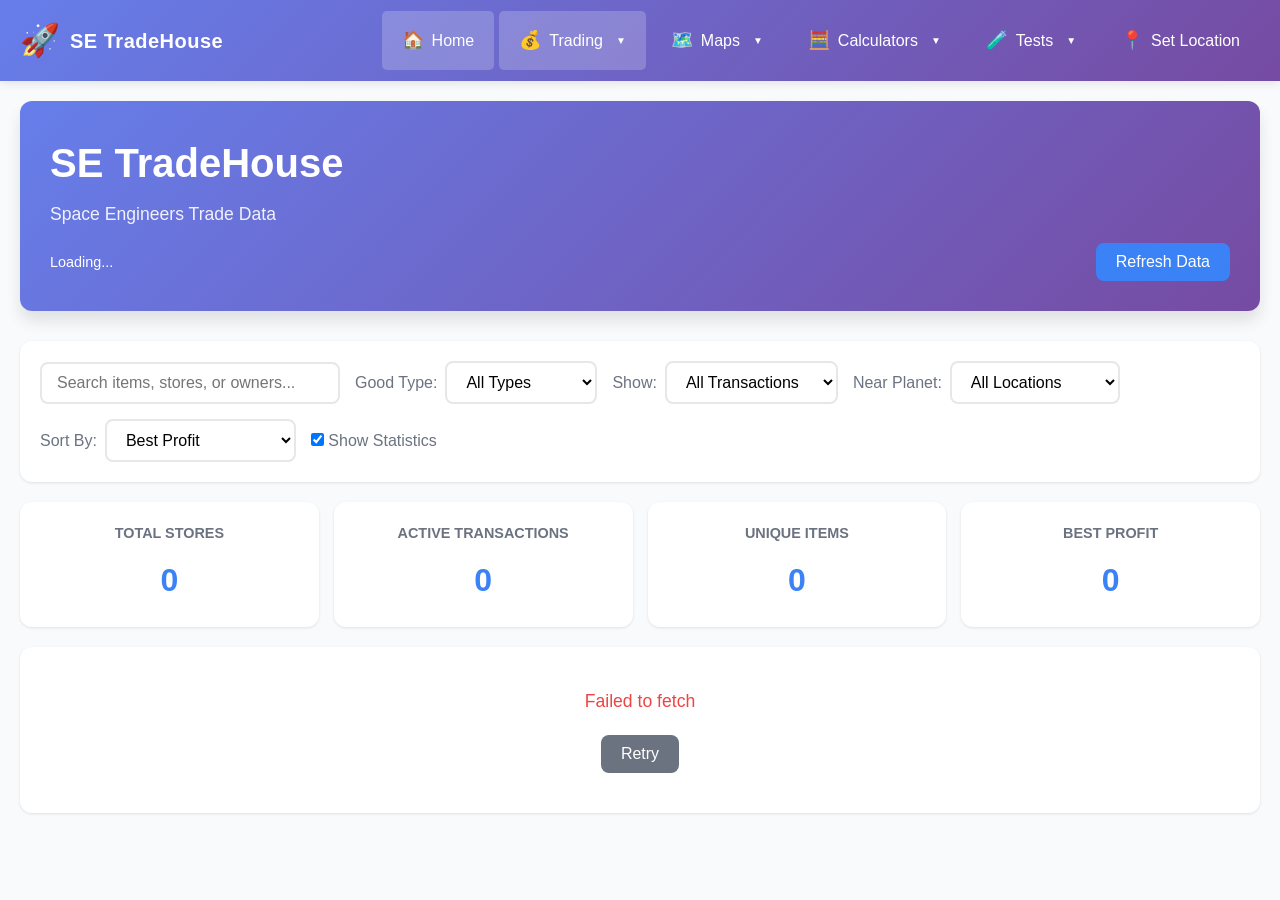
<file: index.html>
<!DOCTYPE html>
<html lang="en">
<head>
  <meta charset="UTF-8">
  <meta name="viewport" content="width=device-width, initial-scale=1.0">
  <title>SE TradeHouse - Standalone</title>
  <link rel="stylesheet" href="nav.css">
  <link rel="stylesheet" href="gpsManager.css">
  <link rel="stylesheet" href="styles.css">
</head>
<body>
  <div class="container">
    <!-- Header -->
    <header class="header">
      <h1>SE TradeHouse</h1>
      <p class="subtitle">Space Engineers Trade Data</p>
      <div class="header-info">
        <span id="last-update">Loading...</span>
        <button id="refresh-btn" class="btn btn-primary">Refresh Data</button>
      </div>
    </header>

    <!-- Controls -->
    <div class="controls">
      <!-- Search -->
      <div class="control-group">
        <input
          type="text"
          id="search-input"
          placeholder="Search items, stores, or owners..."
          class="search-input"
        >
      </div>

      <!-- Filters -->
      <div class="control-group">
        <label for="good-type-filter">Good Type:</label>
        <select id="good-type-filter" class="filter-select">
          <option value="all">All Types</option>
          <option value="Ore">Ores</option>
          <option value="Ingot">Ingots</option>
          <option value="Component">Components</option>
          <option value="Tool">Tools</option>
          <option value="Ammo">Ammo</option>
          <option value="Bottle">Bottles</option>
          <option value="Consumable">Consumables</option>
        </select>
      </div>

      <div class="control-group">
        <label for="transaction-filter">Show:</label>
        <select id="transaction-filter" class="filter-select">
          <option value="all">All Transactions</option>
          <option value="buy">Buy Orders Only</option>
          <option value="sell">Sell Offers Only</option>
          <option value="profitable">Profitable Only</option>
        </select>
      </div>

      <div class="control-group">
        <label for="planet-filter">Near Planet:</label>
        <select id="planet-filter" class="filter-select">
          <option value="all">All Locations</option>
          <!-- Planets will be dynamically loaded -->
        </select>
      </div>

      <div class="control-group">
        <label for="sort-select">Sort By:</label>
        <select id="sort-select" class="filter-select">
          <option value="profit">Best Profit</option>
          <option value="price-asc">Price (Low to High)</option>
          <option value="price-desc">Price (High to Low)</option>
          <option value="quantity">Quantity</option>
          <option value="item">Item Name</option>
          <option value="store">Store Name</option>
        </select>
      </div>

      <div class="control-group">
        <label>
          <input type="checkbox" id="show-stats-toggle" checked>
          Show Statistics
        </label>
      </div>
    </div>

    <!-- Statistics -->
    <div id="stats-panel" class="stats-panel">
      <div class="stat-card">
        <h3>Total Stores</h3>
        <p id="stat-stores" class="stat-value">0</p>
      </div>
      <div class="stat-card">
        <h3>Active Transactions</h3>
        <p id="stat-transactions" class="stat-value">0</p>
      </div>
      <div class="stat-card">
        <h3>Unique Items</h3>
        <p id="stat-items" class="stat-value">0</p>
      </div>
      <div class="stat-card">
        <h3>Best Profit</h3>
        <p id="stat-best-profit" class="stat-value">0</p>
      </div>
    </div>

    <!-- Loading State -->
    <div id="loading" class="loading">
      <div class="spinner"></div>
      <p>Loading trade data...</p>
    </div>

    <!-- Error State -->
    <div id="error" class="error hidden">
      <p id="error-message"></p>
      <button id="retry-btn" class="btn btn-secondary">Retry</button>
    </div>

    <!-- Main Content -->
    <main id="main-content" class="main-content hidden">
      <!-- Tabs for Store Views -->
      <div class="tabs">
        <button class="tab-btn active" data-view="stores">Store View</button>
        <button class="tab-btn" data-view="items">Item View</button>
      </div>

      <!-- Store View -->
      <div id="store-view" class="view-container active">
        <div id="stores-container" class="stores-container">
          <!-- Stores will be dynamically generated here -->
        </div>
      </div>

      <!-- Item View -->
      <div id="item-view" class="view-container">
        <div id="items-container" class="items-container">
          <!-- Items will be dynamically generated here -->
        </div>
      </div>

      <!-- No Results -->
      <div id="no-results" class="no-results hidden">
        <p>No transactions found matching your criteria.</p>
      </div>
    </main>
  </div>

  <!-- Scripts -->
  <script src="config.js"></script>
  <script src="planetDataLoader.js"></script>
  <script src="gpsManager.js"></script>
  <script src="nav.js"></script>
  <script src="app.js"></script>
</body>
</html>
</file>
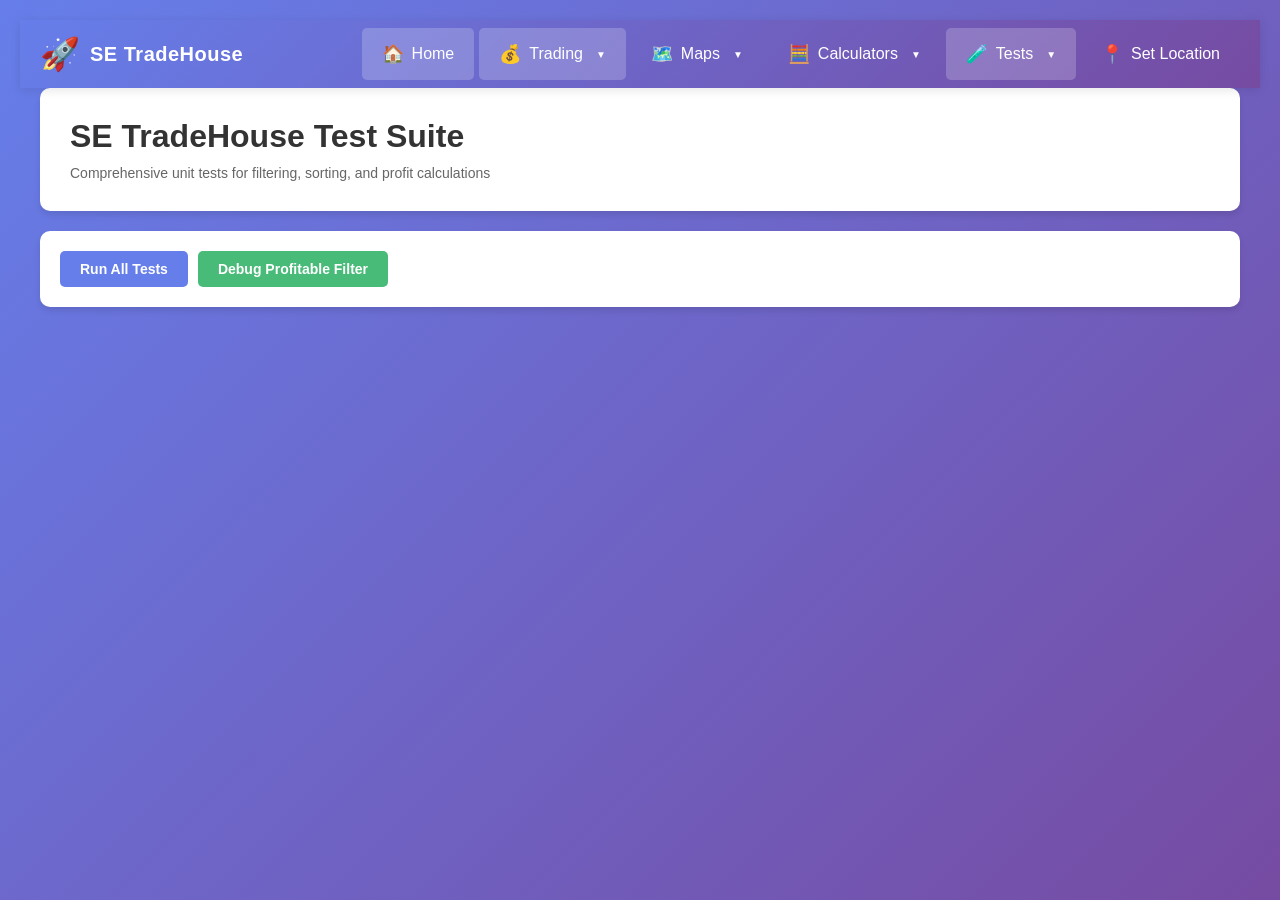
<file: tests/index.html>
<!DOCTYPE html>
<html lang="en">
<head>
  <meta charset="UTF-8">
  <meta name="viewport" content="width=device-width, initial-scale=1.0">
  <title>SE TradeHouse - Test Suite</title>
  <link rel="stylesheet" href="../nav.css">
  <link rel="stylesheet" href="../gpsManager.css">
  <style>
    * {
      margin: 0;
      padding: 0;
      box-sizing: border-box;
    }

    body {
      font-family: 'Segoe UI', Tahoma, Geneva, Verdana, sans-serif;
      background: linear-gradient(135deg, #667eea 0%, #764ba2 100%);
      padding: 20px;
      min-height: 100vh;
    }

    .container {
      max-width: 1200px;
      margin: 0 auto;
    }

    .header {
      background: white;
      padding: 30px;
      border-radius: 10px;
      box-shadow: 0 4px 6px rgba(0, 0, 0, 0.1);
      margin-bottom: 20px;
    }

    h1 {
      color: #333;
      margin-bottom: 10px;
    }

    .subtitle {
      color: #666;
      font-size: 14px;
    }

    .controls {
      background: white;
      padding: 20px;
      border-radius: 10px;
      box-shadow: 0 4px 6px rgba(0, 0, 0, 0.1);
      margin-bottom: 20px;
      display: flex;
      gap: 10px;
      align-items: center;
    }

    .btn {
      padding: 10px 20px;
      border: none;
      border-radius: 5px;
      cursor: pointer;
      font-size: 14px;
      font-weight: 600;
      transition: all 0.3s ease;
    }

    .btn-primary {
      background: #667eea;
      color: white;
    }

    .btn-primary:hover {
      background: #5568d3;
      transform: translateY(-2px);
      box-shadow: 0 4px 8px rgba(102, 126, 234, 0.3);
    }

    .btn-secondary {
      background: #48bb78;
      color: white;
    }

    .btn-secondary:hover {
      background: #38a169;
      transform: translateY(-2px);
      box-shadow: 0 4px 8px rgba(72, 187, 120, 0.3);
    }

    .summary {
      background: white;
      padding: 30px;
      border-radius: 10px;
      box-shadow: 0 4px 6px rgba(0, 0, 0, 0.1);
      margin-bottom: 20px;
    }

    .summary-stats {
      display: grid;
      grid-template-columns: repeat(auto-fit, minmax(200px, 1fr));
      gap: 20px;
      margin-top: 20px;
    }

    .stat-card {
      background: linear-gradient(135deg, #667eea 0%, #764ba2 100%);
      color: white;
      padding: 20px;
      border-radius: 8px;
      text-align: center;
    }

    .stat-card.passed {
      background: linear-gradient(135deg, #48bb78 0%, #38a169 100%);
    }

    .stat-card.failed {
      background: linear-gradient(135deg, #f56565 0%, #c53030 100%);
    }

    .stat-label {
      font-size: 14px;
      opacity: 0.9;
      margin-bottom: 5px;
    }

    .stat-value {
      font-size: 36px;
      font-weight: bold;
    }

    .test-suite {
      background: white;
      padding: 20px;
      border-radius: 10px;
      box-shadow: 0 4px 6px rgba(0, 0, 0, 0.1);
      margin-bottom: 20px;
    }

    .suite-header {
      font-size: 20px;
      font-weight: 600;
      color: #333;
      margin-bottom: 15px;
      padding-bottom: 10px;
      border-bottom: 2px solid #e2e8f0;
    }

    .test-case {
      padding: 15px;
      margin-bottom: 10px;
      border-radius: 5px;
      border-left: 4px solid #cbd5e0;
      background: #f7fafc;
      transition: all 0.3s ease;
    }

    .test-case:hover {
      transform: translateX(5px);
      box-shadow: 0 2px 4px rgba(0, 0, 0, 0.1);
    }

    .test-case.passed {
      border-left-color: #48bb78;
      background: #f0fff4;
    }

    .test-case.failed {
      border-left-color: #f56565;
      background: #fff5f5;
    }

    .test-name {
      font-weight: 600;
      color: #2d3748;
      margin-bottom: 5px;
    }

    .test-status {
      display: inline-block;
      padding: 4px 8px;
      border-radius: 4px;
      font-size: 12px;
      font-weight: 600;
      margin-left: 10px;
    }

    .test-status.passed {
      background: #48bb78;
      color: white;
    }

    .test-status.failed {
      background: #f56565;
      color: white;
    }

    .test-error {
      color: #c53030;
      font-size: 14px;
      margin-top: 8px;
      padding: 10px;
      background: #fff5f5;
      border-radius: 4px;
      font-family: 'Courier New', monospace;
    }

    .loading {
      text-align: center;
      padding: 40px;
      color: white;
      font-size: 18px;
    }

    .spinner {
      border: 4px solid rgba(255, 255, 255, 0.3);
      border-top: 4px solid white;
      border-radius: 50%;
      width: 40px;
      height: 40px;
      animation: spin 1s linear infinite;
      margin: 0 auto 20px;
    }

    @keyframes spin {
      0% { transform: rotate(0deg); }
      100% { transform: rotate(360deg); }
    }

    .hidden {
      display: none;
    }

    .progress-bar {
      width: 100%;
      height: 8px;
      background: #e2e8f0;
      border-radius: 4px;
      overflow: hidden;
      margin-top: 15px;
    }

    .progress-fill {
      height: 100%;
      background: linear-gradient(90deg, #48bb78 0%, #38a169 100%);
      transition: width 0.3s ease;
    }
  </style>
</head>
<body>
  <div class="container">
    <!-- Header -->
    <div class="header">
      <h1>SE TradeHouse Test Suite</h1>
      <p class="subtitle">Comprehensive unit tests for filtering, sorting, and profit calculations</p>
    </div>

    <!-- Controls -->
    <div class="controls">
      <button id="run-tests" class="btn btn-primary">Run All Tests</button>
      <button id="run-debug" class="btn btn-secondary">Debug Profitable Filter</button>
      <span id="test-status"></span>
    </div>

    <!-- Loading -->
    <div id="loading" class="loading hidden">
      <div class="spinner"></div>
      <p>Running tests...</p>
    </div>

    <!-- Summary -->
    <div id="summary" class="summary hidden">
      <h2>Test Results</h2>
      <div class="summary-stats">
        <div class="stat-card">
          <div class="stat-label">Total Tests</div>
          <div class="stat-value" id="total-tests">0</div>
        </div>
        <div class="stat-card passed">
          <div class="stat-label">Passed</div>
          <div class="stat-value" id="passed-tests">0</div>
        </div>
        <div class="stat-card failed">
          <div class="stat-label">Failed</div>
          <div class="stat-value" id="failed-tests">0</div>
        </div>
      </div>
      <div class="progress-bar">
        <div class="progress-fill" id="progress-fill" style="width: 0%"></div>
      </div>
    </div>

    <!-- Test Results -->
    <div id="results"></div>
  </div>

  <!-- Scripts -->
  <script src="../config.js"></script>
  <script src="../app.js"></script>
  <script src="mockData.js"></script>
  <script src="tests.js"></script>
  <script>
    // Run tests on button click
    document.getElementById('run-tests').addEventListener('click', async () => {
      document.getElementById('loading').classList.remove('hidden');
      document.getElementById('summary').classList.add('hidden');
      document.getElementById('results').innerHTML = '';
      document.getElementById('test-status').textContent = 'Running...';

      // Small delay to show loading state
      await new Promise(resolve => setTimeout(resolve, 100));

      const results = await runner.run();

      document.getElementById('loading').classList.add('hidden');
      document.getElementById('summary').classList.remove('hidden');
      document.getElementById('test-status').textContent = 'Complete!';

      // Update summary
      document.getElementById('total-tests').textContent = results.total;
      document.getElementById('passed-tests').textContent = results.passed;
      document.getElementById('failed-tests').textContent = results.failed;

      const percentage = results.total > 0 ? (results.passed / results.total) * 100 : 0;
      document.getElementById('progress-fill').style.width = percentage + '%';

      // Display results
      const resultsDiv = document.getElementById('results');

      results.suites.forEach(suite => {
        const suiteDiv = document.createElement('div');
        suiteDiv.className = 'test-suite';

        const header = document.createElement('div');
        header.className = 'suite-header';
        header.textContent = suite.name;
        suiteDiv.appendChild(header);

        suite.tests.forEach(test => {
          const testDiv = document.createElement('div');
          testDiv.className = `test-case ${test.passed ? 'passed' : 'failed'}`;

          const nameDiv = document.createElement('div');
          nameDiv.className = 'test-name';
          nameDiv.innerHTML = `
            ${test.name}
            <span class="test-status ${test.passed ? 'passed' : 'failed'}">
              ${test.passed ? '✓ PASS' : '✗ FAIL'}
            </span>
          `;
          testDiv.appendChild(nameDiv);

          if (!test.passed && test.error) {
            const errorDiv = document.createElement('div');
            errorDiv.className = 'test-error';
            errorDiv.textContent = test.error;
            testDiv.appendChild(errorDiv);
          }

          suiteDiv.appendChild(testDiv);
        });

        resultsDiv.appendChild(suiteDiv);
      });
    });

    // Debug profitable filter
    document.getElementById('run-debug').addEventListener('click', () => {
      const app = new SETradeHouse();
      app.transactions = JSON.parse(JSON.stringify(MOCK_DATA.transactions));

      console.log('=== DEBUGGING PROFITABLE FILTER ===');
      console.log('Total transactions:', app.transactions.length);

      // Calculate profits
      app.calculateProfits();

      console.log('\n--- Transactions with profit > 0 ---');
      const profitable = app.transactions.filter(t => t.profit > 0);
      console.log('Count:', profitable.length);
      profitable.forEach(t => {
        console.log(`${t.goodName} (${t.goodType}): ${t.profit} profit`);
        console.log('  Details:', t.profitDetails);
      });

      console.log('\n--- Applying profitable filter ---');
      app.filters.transactionType = 'profitable';
      app.applyFiltersAndRender();
      console.log('Filtered count:', app.filteredData.length);

      alert(`Debug complete! Check console for details.\n\nProfitable transactions: ${profitable.length}\nFiltered results: ${app.filteredData.length}`);
    });
  </script>
  <script src="../gpsManager.js"></script>
  <script src="../nav.js"></script>
</body>
</html>
</file>
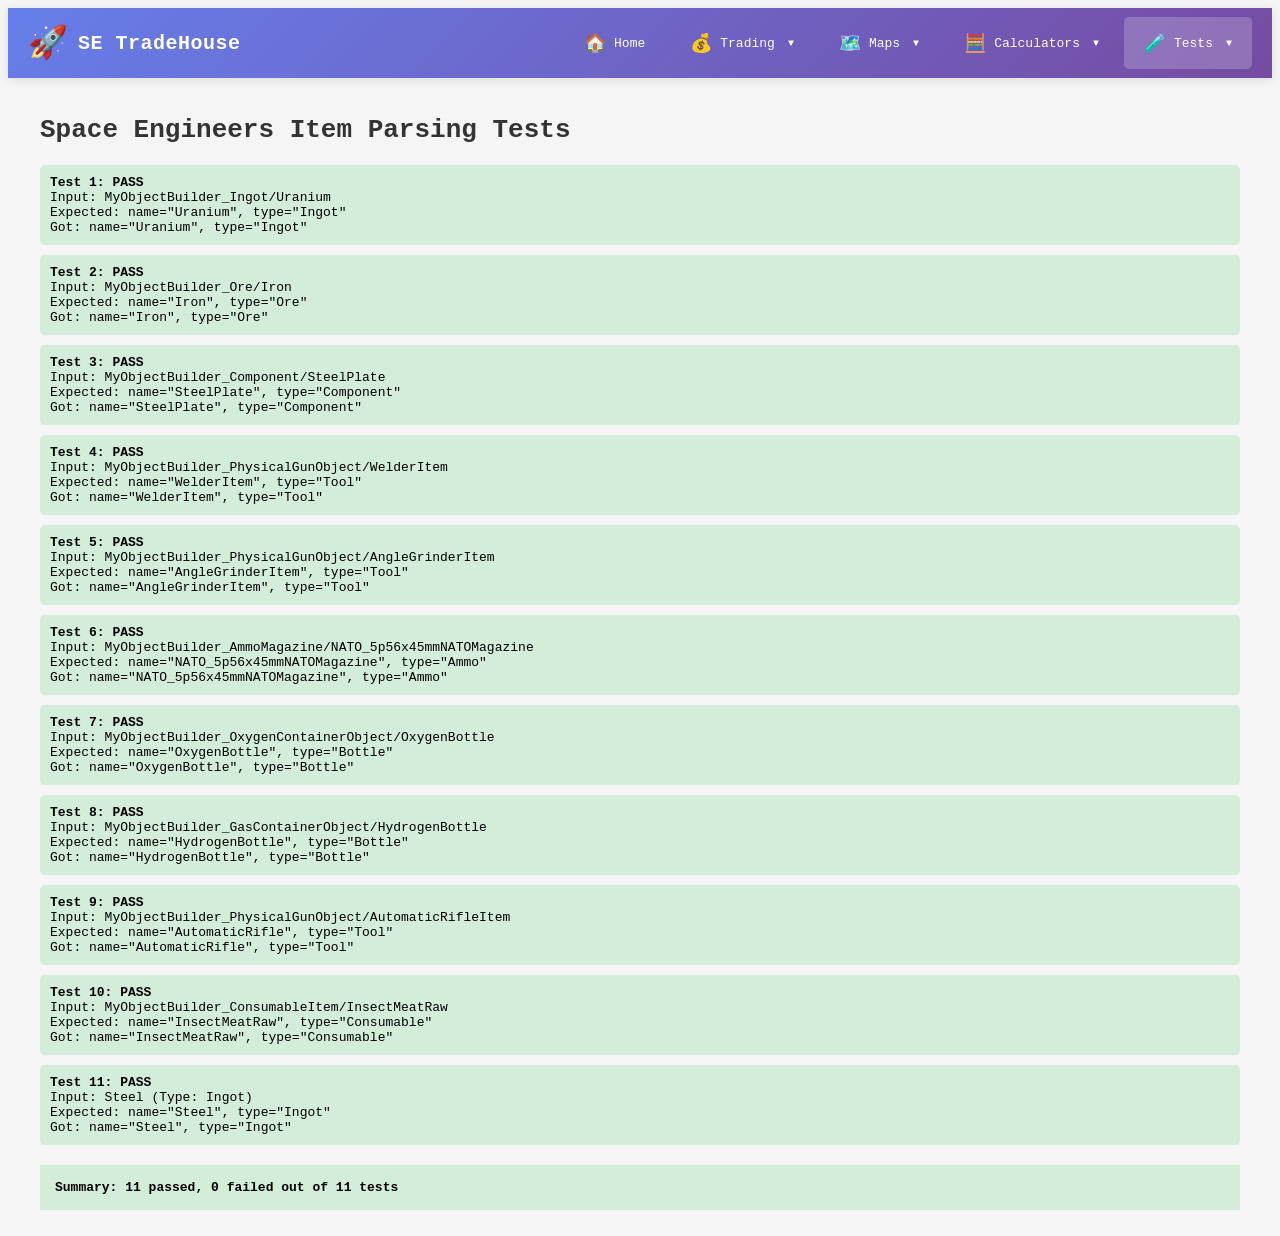
<file: test_parsing.html>
<!DOCTYPE html>
<html lang="en">
<head>
  <meta charset="UTF-8">
  <meta name="viewport" content="width=device-width, initial-scale=1.0">
  <title>SE Item Parsing Test</title>
  <link rel="stylesheet" href="nav.css">
  <style>
    body { font-family: monospace; padding: 0; background: #f5f5f5; }
    .content { padding: 20px; max-width: 1200px; margin: 0 auto; }
    h1 { color: #333; margin-bottom: 20px; }
    .test-case { margin: 10px 0; padding: 10px; background: #f0f0f0; border-radius: 5px; }
    .pass { background: #d4edda; }
    .fail { background: #f8d7da; }
  </style>
</head>
<body>
  <div class="content">
    <h1>Space Engineers Item Parsing Tests</h1>
  <div id="results"></div>

  <script>
    // Copy the parsing functions from app.js
    function parseItemNameAndType(itemValue, typeValue) {
      if (itemValue.includes('MyObjectBuilder_')) {
        const correctedItem = correctSeNameIssues(itemValue);
        const parts = correctedItem.split('/');

        if (parts.length >= 2) {
          const seType = parts[0];
          const itemName = parts[1];
          const goodType = seNameToGoodType(seType, itemName);

          return {
            name: itemName,
            type: goodType
          };
        }
      }

      return {
        name: itemValue,
        type: typeValue || 'Unknown'
      };
    }

    function seNameToGoodType(seType, itemName) {
      const specialTools = [
        'WelderItem', 'Welder2Item', 'Welder3Item', 'Welder4Item',
        'Welder', 'Welder2', 'Welder3', 'Welder4',
        'AngleGrinderItem', 'AngleGrinder2Item', 'AngleGrinder3Item', 'AngleGrinder4Item',
        'AngleGrinder', 'AngleGrinder2', 'AngleGrinder3', 'AngleGrinder4',
        'HandDrillItem', 'HandDrill2Item', 'HandDrill3Item', 'HandDrill4Item',
        'HandDrill', 'HandDrill2', 'HandDrill3', 'HandDrill4',
        'AutomaticRifleItem', 'RapidFireAutomaticRifleItem', 'PreciseAutomaticRifleItem', 'UltimateAutomaticRifleItem',
        'AutomaticRifle', 'RapidFireAutomaticRifle', 'PreciseAutomaticRifle', 'UltimateAutomaticRifle'
      ];

      switch (seType) {
        case 'MyObjectBuilder_Ingot':
          return 'Ingot';
        case 'MyObjectBuilder_Ore':
          return 'Ore';
        case 'MyObjectBuilder_Component':
          return 'Component';
        case 'MyObjectBuilder_ConsumableItem':
          return 'Consumable';
        case 'MyObjectBuilder_AmmoMagazine':
        case 'MyObjectBuilder_PhysicalGunObject':
          return specialTools.includes(itemName) ? 'Tool' : 'Ammo';
        case 'MyObjectBuilder_GasContainerObject':
        case 'MyObjectBuilder_OxygenContainerObject':
          return 'Bottle';
        default:
          return 'Tool';
      }
    }

    function correctSeNameIssues(seName) {
      const corrections = {
        'MyObjectBuilder_PhysicalGunObject/AutomaticRifleItem': 'MyObjectBuilder_PhysicalGunObject/AutomaticRifle',
        'MyObjectBuilder_AmmoMagazine/NATO_25x184mmMagazine': 'MyObjectBuilder_AmmoMagazine/NATO_25x184mm',
        'MyObjectBuilder_AmmoMagazine/Missile200mmMagazine': 'MyObjectBuilder_AmmoMagazine/Missile200mm'
      };

      return corrections[seName] || seName;
    }

    // Test cases
    const tests = [
      { input: 'MyObjectBuilder_Ingot/Uranium', expected: { name: 'Uranium', type: 'Ingot' } },
      { input: 'MyObjectBuilder_Ore/Iron', expected: { name: 'Iron', type: 'Ore' } },
      { input: 'MyObjectBuilder_Component/SteelPlate', expected: { name: 'SteelPlate', type: 'Component' } },
      { input: 'MyObjectBuilder_PhysicalGunObject/WelderItem', expected: { name: 'WelderItem', type: 'Tool' } },
      { input: 'MyObjectBuilder_PhysicalGunObject/AngleGrinderItem', expected: { name: 'AngleGrinderItem', type: 'Tool' } },
      { input: 'MyObjectBuilder_AmmoMagazine/NATO_5p56x45mmNATOMagazine', expected: { name: 'NATO_5p56x45mmNATOMagazine', type: 'Ammo' } },
      { input: 'MyObjectBuilder_OxygenContainerObject/OxygenBottle', expected: { name: 'OxygenBottle', type: 'Bottle' } },
      { input: 'MyObjectBuilder_GasContainerObject/HydrogenBottle', expected: { name: 'HydrogenBottle', type: 'Bottle' } },
      { input: 'MyObjectBuilder_PhysicalGunObject/AutomaticRifleItem', expected: { name: 'AutomaticRifle', type: 'Tool' } }, // Should correct the name
      { input: 'MyObjectBuilder_ConsumableItem/InsectMeatRaw', expected: { name: 'InsectMeatRaw', type: 'Consumable' } }, // New: Consumable type
      { input: 'Steel', typeColumn: 'Ingot', expected: { name: 'Steel', type: 'Ingot' } }, // Plain format
    ];

    // Run tests
    const resultsDiv = document.getElementById('results');
    let passed = 0;
    let failed = 0;

    tests.forEach((test, index) => {
      const result = parseItemNameAndType(test.input, test.typeColumn || '');
      const isPass = result.name === test.expected.name && result.type === test.expected.type;

      if (isPass) passed++;
      else failed++;

      const testDiv = document.createElement('div');
      testDiv.className = `test-case ${isPass ? 'pass' : 'fail'}`;
      testDiv.innerHTML = `
        <strong>Test ${index + 1}: ${isPass ? 'PASS' : 'FAIL'}</strong><br>
        Input: ${test.input}${test.typeColumn ? ` (Type: ${test.typeColumn})` : ''}<br>
        Expected: name="${test.expected.name}", type="${test.expected.type}"<br>
        Got: name="${result.name}", type="${result.type}"
      `;
      resultsDiv.appendChild(testDiv);
    });

    // Summary
    const summaryDiv = document.createElement('div');
    summaryDiv.style.marginTop = '20px';
    summaryDiv.style.padding = '15px';
    summaryDiv.style.background = passed === tests.length ? '#d4edda' : '#fff3cd';
    summaryDiv.innerHTML = `<strong>Summary: ${passed} passed, ${failed} failed out of ${tests.length} tests</strong>`;
    resultsDiv.appendChild(summaryDiv);
  </script>
  </div>
  <script src="nav.js"></script>
</body>
</html>
</file>
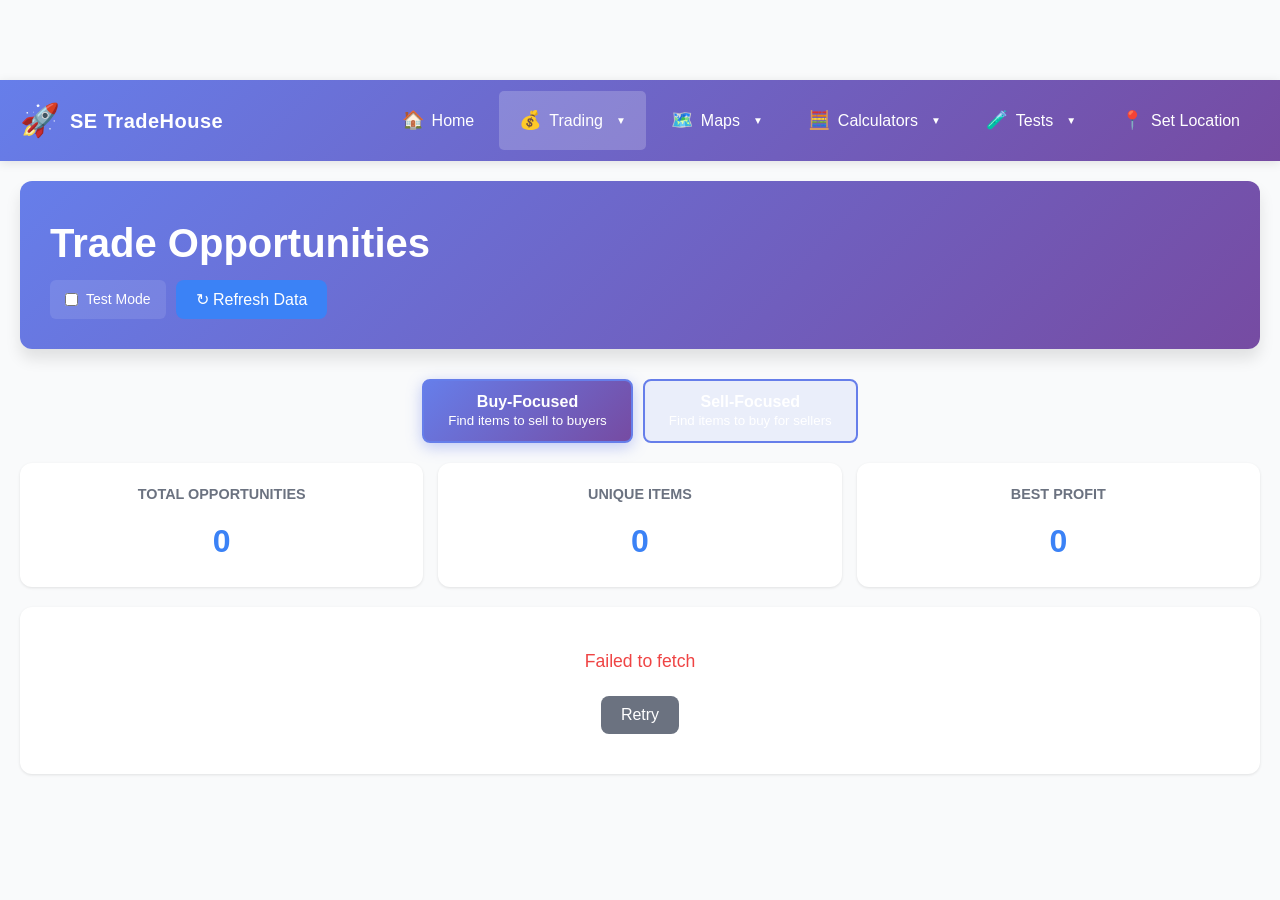
<file: trade-opportunities.html>
<!DOCTYPE html>
<html lang="en">
<head>
  <meta charset="UTF-8">
  <meta name="viewport" content="width=device-width, initial-scale=1.0">
  <title>Trade Opportunities - SE TradeHouse</title>
  <link rel="stylesheet" href="nav.css">
  <link rel="stylesheet" href="gpsManager.css">
  <link rel="stylesheet" href="styles.css">
  <style>
    body {
      padding-top: 80px;
    }

    .trade-mode-toggle {
      display: flex;
      gap: 10px;
      margin-bottom: 20px;
      justify-content: center;
    }

    .mode-btn {
      padding: 12px 24px;
      border: 2px solid #667eea;
      background: rgba(102, 126, 234, 0.1);
      color: white;
      border-radius: 8px;
      cursor: pointer;
      font-size: 16px;
      transition: all 0.3s ease;
    }

    .mode-btn:hover {
      background: rgba(102, 126, 234, 0.2);
    }

    .mode-btn.active {
      background: linear-gradient(135deg, #667eea 0%, #764ba2 100%);
      box-shadow: 0 4px 15px rgba(102, 126, 234, 0.4);
    }

    .opportunity-card {
      background: rgba(255, 255, 255, 0.05);
      border-radius: 12px;
      padding: 20px;
      margin-bottom: 20px;
      border: 1px solid rgba(255, 255, 255, 0.1);
    }

    .primary-trade {
      display: flex;
      justify-content: space-between;
      align-items: center;
      padding: 15px;
      background: rgba(102, 126, 234, 0.2);
      border-radius: 8px;
      margin-bottom: 15px;
      border-left: 4px solid #667eea;
    }

    .primary-trade.buy-focus {
      border-left-color: #48bb78;
      background: rgba(72, 187, 120, 0.15);
    }

    .primary-trade.sell-focus {
      border-left-color: #f56565;
      background: rgba(245, 101, 101, 0.15);
    }

    .trade-item-name {
      font-size: 20px;
      font-weight: bold;
      color: #667eea;
    }

    .trade-type-badge {
      padding: 4px 12px;
      border-radius: 6px;
      font-size: 12px;
      font-weight: bold;
      text-transform: uppercase;
    }

    .trade-type-badge.buy {
      background: #48bb78;
      color: white;
    }

    .trade-type-badge.sell {
      background: #f56565;
      color: white;
    }

    .primary-info {
      display: flex;
      gap: 30px;
      align-items: center;
    }

    .info-group {
      display: flex;
      flex-direction: column;
    }

    .info-label {
      font-size: 11px;
      color: #aaa;
      text-transform: uppercase;
      margin-bottom: 2px;
    }

    .info-value {
      font-size: 16px;
      font-weight: bold;
      color: white;
    }

    .opportunities-list {
      display: flex;
      flex-direction: column;
      gap: 8px;
    }

    .opportunity-row {
      display: grid;
      grid-template-columns: 2fr 1fr 1fr 1fr 1fr 2fr;
      gap: 15px;
      padding: 12px 15px;
      background: rgba(255, 255, 255, 0.03);
      border-radius: 6px;
      align-items: center;
      transition: all 0.2s ease;
      border-left: 3px solid transparent;
    }

    .opportunity-row.sell-offer-row {
      grid-template-columns: 2fr 1fr 1fr 2fr;
    }

    .opportunity-row:hover {
      background: rgba(255, 255, 255, 0.08);
      border-left-color: #667eea;
    }

    .opportunity-row.profitable {
      border-left-color: #48bb78;
      background: rgba(72, 187, 120, 0.05);
    }

    .row-store {
      font-weight: 500;
      color: #e0e0e0;
    }

    .row-price {
      color: #fbbf24;
      font-weight: bold;
    }

    .row-quantity {
      color: #aaa;
    }

    .row-profit {
      font-weight: bold;
    }

    .row-profit.positive {
      color: #48bb78;
    }

    .row-profit.negative {
      color: #f56565;
    }

    .row-distance {
      font-size: 13px;
      color: #888;
    }

    .opportunities-header {
      display: grid;
      grid-template-columns: 2fr 1fr 1fr 1fr 1fr 2fr;
      gap: 15px;
      padding: 10px 15px;
      font-size: 12px;
      font-weight: bold;
      color: #aaa;
      text-transform: uppercase;
      border-bottom: 1px solid rgba(255, 255, 255, 0.1);
      margin-bottom: 8px;
    }

    .opportunities-header.sell-header {
      grid-template-columns: 2fr 1fr 1fr 2fr;
    }

    .no-opportunities {
      text-align: center;
      padding: 30px;
      color: #888;
      font-style: italic;
    }

    .profit-summary {
      margin-top: 10px;
      padding: 10px 15px;
      background: rgba(72, 187, 120, 0.1);
      border-radius: 6px;
      display: flex;
      justify-content: space-between;
      font-size: 14px;
    }

    .profit-summary strong {
      color: #48bb78;
    }
  </style>
</head>
<body>
  <div class="container">
    <div class="header">
      <h1>Trade Opportunities</h1>
      <div style="display: flex; gap: 10px; align-items: center;">
        <label style="display: flex; align-items: center; gap: 8px; cursor: pointer; background: rgba(255,255,255,0.1); padding: 8px 15px; border-radius: 6px;">
          <input type="checkbox" id="test-mode-toggle" style="cursor: pointer;">
          <span style="font-size: 14px;">Test Mode</span>
        </label>
        <button id="refresh-btn" class="btn btn-primary">↻ Refresh Data</button>
      </div>
    </div>

    <!-- Test Mode Info -->
    <div id="test-mode-info" class="hidden" style="background: rgba(245, 158, 11, 0.2); border: 2px solid #f59e0b; border-radius: 8px; padding: 15px; margin-bottom: 20px;">
      <h3 style="margin: 0 0 10px 0; color: #fbbf24;">🧪 Test Mode Active</h3>
      <pre id="test-info-details" style="color: #fff; font-size: 13px; line-height: 1.6; margin: 0; white-space: pre-wrap;"></pre>
    </div>

    <!-- Trade Mode Toggle -->
    <div class="trade-mode-toggle">
      <button class="mode-btn active" data-mode="buy-focus">
        <strong>Buy-Focused</strong><br>
        <small>Find items to sell to buyers</small>
      </button>
      <button class="mode-btn" data-mode="sell-focus">
        <strong>Sell-Focused</strong><br>
        <small>Find items to buy for sellers</small>
      </button>
    </div>

    <!-- Statistics Panel -->
    <div id="stats-panel" class="stats-panel">
      <div class="stat-card">
        <h3>Total Opportunities</h3>
        <p id="stat-opportunities" class="stat-value">0</p>
      </div>
      <div class="stat-card">
        <h3>Unique Items</h3>
        <p id="stat-items" class="stat-value">0</p>
      </div>
      <div class="stat-card">
        <h3>Best Profit</h3>
        <p id="stat-best-profit" class="stat-value">0</p>
      </div>
    </div>

    <!-- Loading State -->
    <div id="loading" class="loading">
      <div class="spinner"></div>
      <p>Loading trade data...</p>
    </div>

    <!-- Error State -->
    <div id="error" class="error hidden">
      <p id="error-message"></p>
      <button id="retry-btn" class="btn btn-secondary">Retry</button>
    </div>

    <!-- Main Content -->
    <main id="main-content" class="main-content hidden">
      <!-- Filters -->
      <div class="controls">
        <div class="control-group">
          <input
            type="text"
            id="search-input"
            placeholder="Search items..."
            class="search-input"
          >
        </div>

        <div class="control-group">
          <label for="good-type-filter">Good Type:</label>
          <select id="good-type-filter" class="filter-select">
            <option value="all">All Types</option>
            <option value="Ore">Ores</option>
            <option value="Ingot">Ingots</option>
            <option value="Component">Components</option>
            <option value="Tool">Tools</option>
            <option value="Ammo">Ammo</option>
            <option value="Bottle">Bottles</option>
            <option value="Consumable">Consumables</option>
          </select>
        </div>

        <div class="control-group">
          <label for="planet-filter">Near Planet:</label>
          <select id="planet-filter" class="filter-select">
            <option value="all">All Locations</option>
          </select>
        </div>

        <div class="control-group">
          <label for="min-profit">Min Profit:</label>
          <input type="number" id="min-profit" value="0" class="filter-select" style="width: 100px;">
        </div>
      </div>

      <!-- Opportunities Container -->
      <div id="opportunities-container"></div>

      <!-- No Results -->
      <div id="no-results" class="no-results hidden">
        <p>No trade opportunities found matching your criteria.</p>
      </div>
    </main>
  </div>

  <!-- Scripts -->
  <script src="config.js"></script>
  <script src="planetDataLoader.js"></script>
  <script src="testDataGenerator.js"></script>
  <script src="gpsManager.js"></script>
  <script src="nav.js"></script>
  <script src="app.js"></script>
  <script src="trade-opportunities.js"></script>
</body>
</html>
</file>
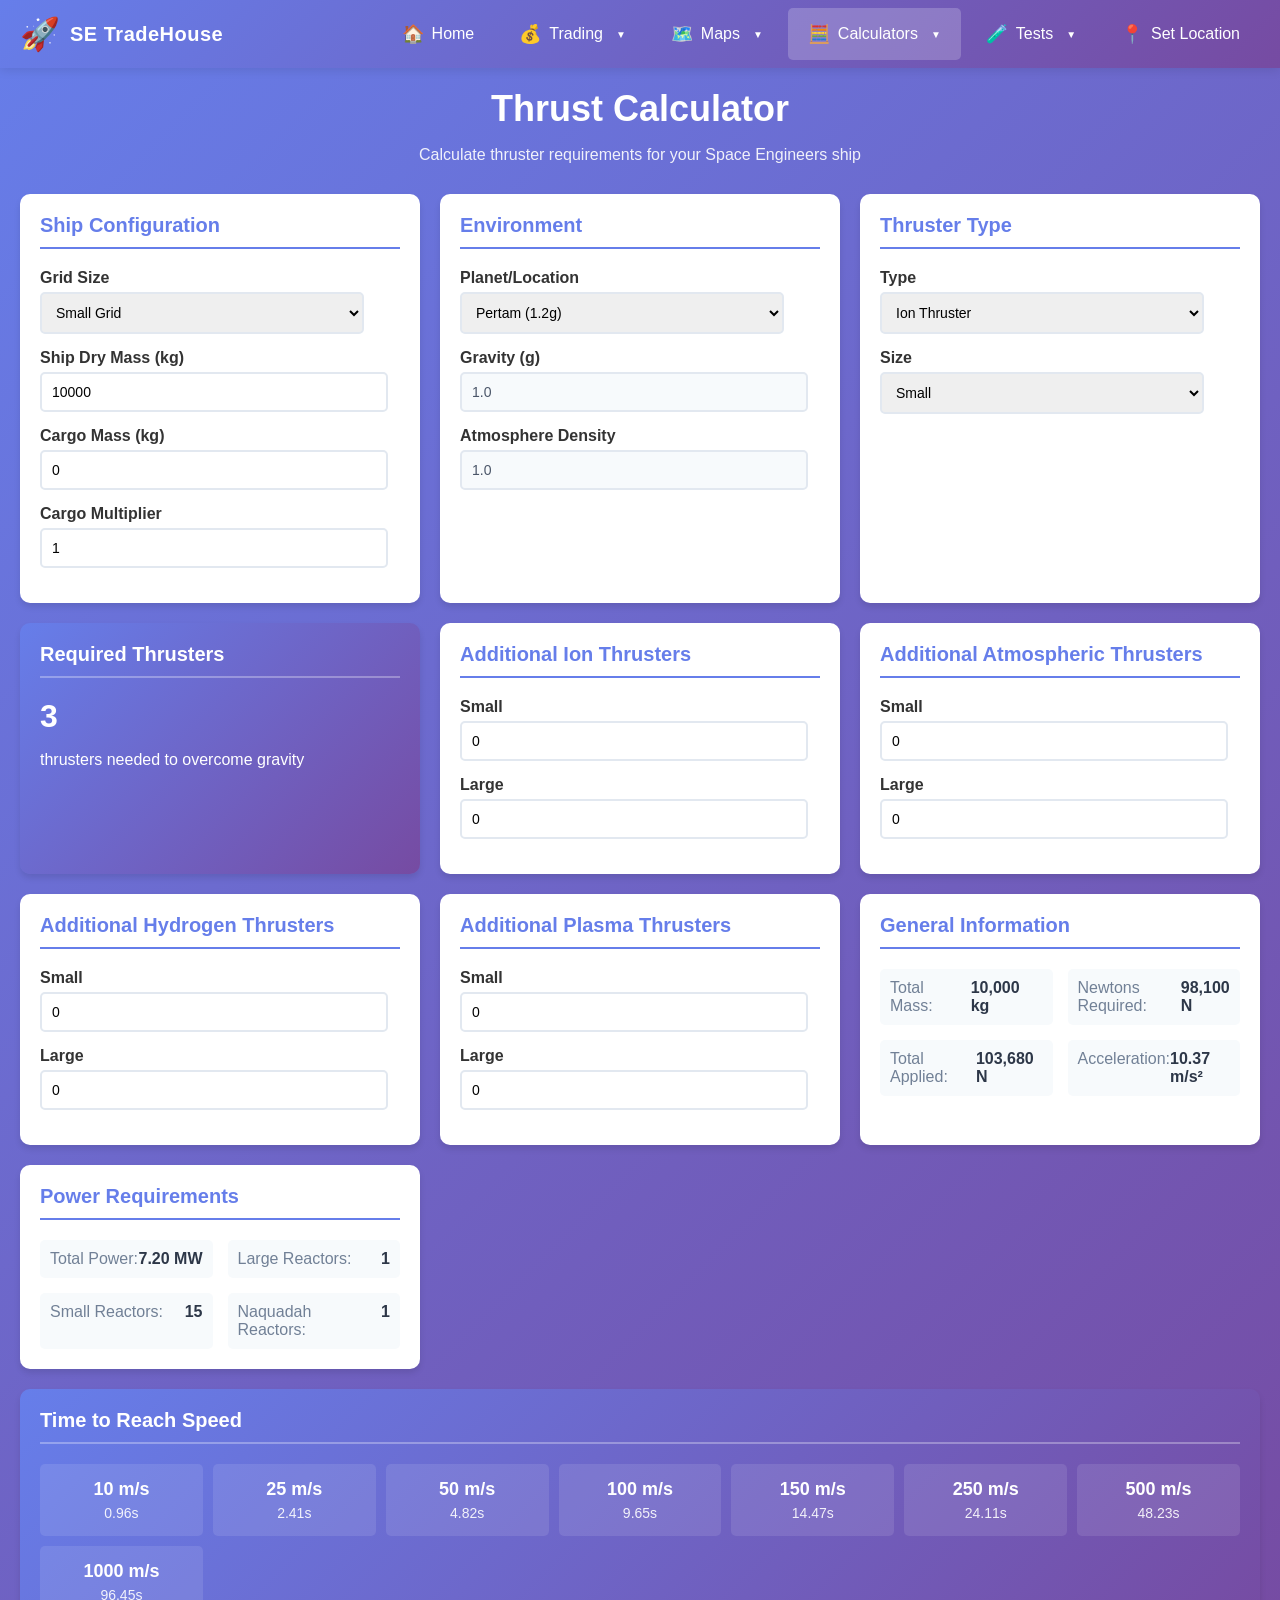
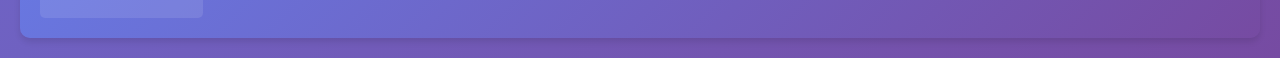
<file: calculators/thrust.html>
<!DOCTYPE html>
<html lang="en">
<head>
  <meta charset="UTF-8">
  <meta name="viewport" content="width=device-width, initial-scale=1.0">
  <title>Thrust Calculator - SE TradeHouse</title>
  <link rel="stylesheet" href="../nav.css">
  <link rel="stylesheet" href="../gpsManager.css">
  <style>
    body {
      margin: 0;
      padding: 0;
      font-family: 'Segoe UI', Tahoma, Geneva, Verdana, sans-serif;
      background: linear-gradient(135deg, #667eea 0%, #764ba2 100%);
      min-height: 100vh;
    }

    .container {
      max-width: 1400px;
      margin: 0 auto;
      padding: 20px;
    }

    .header {
      text-align: center;
      color: white;
      margin-bottom: 30px;
    }

    .header h1 {
      font-size: 36px;
      margin: 0 0 10px 0;
    }

    .header p {
      font-size: 16px;
      opacity: 0.9;
    }

    .calculator-grid {
      display: grid;
      grid-template-columns: repeat(auto-fit, minmax(350px, 1fr));
      gap: 20px;
      margin-bottom: 20px;
    }

    .card {
      background: white;
      border-radius: 10px;
      padding: 20px;
      box-shadow: 0 4px 6px rgba(0, 0, 0, 0.1);
    }

    .card h2 {
      margin: 0 0 20px 0;
      color: #667eea;
      font-size: 20px;
      border-bottom: 2px solid #667eea;
      padding-bottom: 10px;
    }

    .form-group {
      margin-bottom: 15px;
    }

    .form-group label {
      display: block;
      margin-bottom: 5px;
      font-weight: 600;
      color: #333;
    }

    .form-group input,
    .form-group select {
      width: 90%;
      padding: 10px;
      border: 2px solid #e2e8f0;
      border-radius: 5px;
      font-size: 14px;
      transition: border-color 0.3s;
    }

    .form-group input:focus,
    .form-group select:focus {
      outline: none;
      border-color: #667eea;
    }

    .form-group input[readonly] {
      background: #f7fafc;
      color: #4a5568;
    }

    .result-value {
      font-size: 24px;
      font-weight: bold;
      color: #667eea;
      margin: 10px 0;
    }

    .btn {
      width: 100%;
      padding: 12px;
      background: #667eea;
      color: white;
      border: none;
      border-radius: 5px;
      font-size: 16px;
      font-weight: 600;
      cursor: pointer;
      transition: all 0.3s;
    }

    .btn:hover {
      background: #5568d3;
      transform: translateY(-2px);
      box-shadow: 0 4px 12px rgba(102, 126, 234, 0.4);
    }

    .info-grid {
      display: grid;
      grid-template-columns: 1fr 1fr;
      gap: 15px;
    }

    .info-item {
      display: flex;
      justify-content: space-between;
      padding: 10px;
      background: #f7fafc;
      border-radius: 5px;
    }

    .info-label {
      color: #718096;
      font-weight: 500;
    }

    .info-value {
      color: #2d3748;
      font-weight: 700;
    }

    .highlight-card {
      background: linear-gradient(135deg, #667eea 0%, #764ba2 100%);
      color: white;
    }

    .highlight-card h2 {
      color: white;
      border-bottom-color: rgba(255, 255, 255, 0.3);
    }

    .highlight-card .result-value {
      color: white;
      font-size: 32px;
    }

    .time-grid {
      display: grid;
      grid-template-columns: repeat(auto-fit, minmax(150px, 1fr));
      gap: 10px;
    }

    .time-item {
      background: rgba(255, 255, 255, 0.1);
      padding: 15px;
      border-radius: 5px;
      text-align: center;
    }

    .time-speed {
      font-size: 18px;
      font-weight: bold;
      margin-bottom: 5px;
    }

    .time-value {
      font-size: 14px;
      opacity: 0.9;
    }
  </style>
</head>
<body>
  <div class="container">
    <div class="header">
      <h1>Thrust Calculator</h1>
      <p>Calculate thruster requirements for your Space Engineers ship</p>
    </div>

    <div class="calculator-grid">
      <!-- Ship Configuration -->
      <div class="card">
        <h2>Ship Configuration</h2>
        <div class="form-group">
          <label for="grid-size">Grid Size</label>
          <select id="grid-size">
            <option value="small_grid">Small Grid</option>
            <option value="large_grid">Large Grid</option>
          </select>
        </div>
        <div class="form-group">
          <label for="dry-mass">Ship Dry Mass (kg)</label>
          <input type="number" id="dry-mass" value="10000" min="0">
        </div>
        <div class="form-group">
          <label for="cargo-mass">Cargo Mass (kg)</label>
          <input type="number" id="cargo-mass" value="0" min="0">
        </div>
        <div class="form-group">
          <label for="cargo-multiplier">Cargo Multiplier</label>
          <input type="number" id="cargo-multiplier" value="1" min="0.1" step="0.1">
        </div>
      </div>

      <!-- Environment -->
      <div class="card">
        <h2>Environment</h2>
        <div class="form-group">
          <label for="planet">Planet/Location</label>
          <select id="planet">
            <option value="space">Space (0g)</option>
            <option value="earth" selected>Earth-like (1.0g)</option>
            <option value="moon">Moon (0.25g)</option>
            <option value="mars">Mars-like (0.9g)</option>
            <option value="alien">Alien (1.1g)</option>
            <option value="titan">Titan (0.26g)</option>
            <option value="europa">Europa (0.25g)</option>
          </select>
        </div>
        <div class="form-group">
          <label for="gravity">Gravity (g)</label>
          <input type="number" id="gravity" value="1.0" step="0.1" readonly>
        </div>
        <div class="form-group">
          <label for="atmosphere">Atmosphere Density</label>
          <input type="number" id="atmosphere" value="1.0" step="0.1" min="0" max="1" readonly>
        </div>
      </div>

      <!-- Thruster Selection -->
      <div class="card">
        <h2>Thruster Type</h2>
        <div class="form-group">
          <label for="thruster-type">Type</label>
          <select id="thruster-type">
            <option value="ion">Ion Thruster</option>
            <option value="atmospheric">Atmospheric Thruster</option>
            <option value="hydrogen">Hydrogen Thruster</option>
            <option value="plasma">Plasma Thruster</option>
          </select>
        </div>
        <div class="form-group">
          <label for="thruster-size">Size</label>
          <select id="thruster-size">
            <option value="small">Small</option>
            <option value="large">Large</option>
          </select>
        </div>
      </div>

      <!-- Calculated Requirements -->
      <div class="card highlight-card">
        <h2>Required Thrusters</h2>
        <div class="result-value" id="thrusters-required">0</div>
        <p>thrusters needed to overcome gravity</p>
      </div>

      <!-- Additional Thrusters -->
      <div class="card">
        <h2>Additional Ion Thrusters</h2>
        <div class="form-group">
          <label for="add-small-ion">Small</label>
          <input type="number" id="add-small-ion" value="0" min="0">
        </div>
        <div class="form-group">
          <label for="add-large-ion">Large</label>
          <input type="number" id="add-large-ion" value="0" min="0">
        </div>
      </div>

      <div class="card">
        <h2>Additional Atmospheric Thrusters</h2>
        <div class="form-group">
          <label for="add-small-atmo">Small</label>
          <input type="number" id="add-small-atmo" value="0" min="0">
        </div>
        <div class="form-group">
          <label for="add-large-atmo">Large</label>
          <input type="number" id="add-large-atmo" value="0" min="0">
        </div>
      </div>

      <div class="card">
        <h2>Additional Hydrogen Thrusters</h2>
        <div class="form-group">
          <label for="add-small-h2">Small</label>
          <input type="number" id="add-small-h2" value="0" min="0">
        </div>
        <div class="form-group">
          <label for="add-large-h2">Large</label>
          <input type="number" id="add-large-h2" value="0" min="0">
        </div>
      </div>

      <div class="card">
        <h2>Additional Plasma Thrusters</h2>
        <div class="form-group">
          <label for="add-small-plasma">Small</label>
          <input type="number" id="add-small-plasma" value="0" min="0">
        </div>
        <div class="form-group">
          <label for="add-large-plasma">Large</label>
          <input type="number" id="add-large-plasma" value="0" min="0">
        </div>
      </div>

      <!-- General Info -->
      <div class="card">
        <h2>General Information</h2>
        <div class="info-grid">
          <div class="info-item">
            <span class="info-label">Total Mass:</span>
            <span class="info-value" id="total-mass">0 kg</span>
          </div>
          <div class="info-item">
            <span class="info-label">Newtons Required:</span>
            <span class="info-value" id="newtons-required">0 N</span>
          </div>
          <div class="info-item">
            <span class="info-label">Total Applied:</span>
            <span class="info-value" id="newtons-applied">0 N</span>
          </div>
          <div class="info-item">
            <span class="info-label">Acceleration:</span>
            <span class="info-value" id="acceleration">0 m/s²</span>
          </div>
        </div>
      </div>

      <!-- Power Requirements -->
      <div class="card">
        <h2>Power Requirements</h2>
        <div class="info-grid">
          <div class="info-item">
            <span class="info-label">Total Power:</span>
            <span class="info-value" id="total-power">0 MW</span>
          </div>
          <div class="info-item">
            <span class="info-label">Large Reactors:</span>
            <span class="info-value" id="large-reactors">0</span>
          </div>
          <div class="info-item">
            <span class="info-label">Small Reactors:</span>
            <span class="info-value" id="small-reactors">0</span>
          </div>
          <div class="info-item">
            <span class="info-label">Naquadah Reactors:</span>
            <span class="info-value" id="naquadah-reactors">0</span>
          </div>
        </div>
      </div>
    </div>

    <!-- Time to Speed -->
    <div class="card highlight-card">
      <h2>Time to Reach Speed</h2>
      <div class="time-grid">
        <div class="time-item">
          <div class="time-speed">10 m/s</div>
          <div class="time-value" id="time-10">0.0s</div>
        </div>
        <div class="time-item">
          <div class="time-speed">25 m/s</div>
          <div class="time-value" id="time-25">0.0s</div>
        </div>
        <div class="time-item">
          <div class="time-speed">50 m/s</div>
          <div class="time-value" id="time-50">0.0s</div>
        </div>
        <div class="time-item">
          <div class="time-speed">100 m/s</div>
          <div class="time-value" id="time-100">0.0s</div>
        </div>
        <div class="time-item">
          <div class="time-speed">150 m/s</div>
          <div class="time-value" id="time-150">0.0s</div>
        </div>
        <div class="time-item">
          <div class="time-speed">250 m/s</div>
          <div class="time-value" id="time-250">0.0s</div>
        </div>
        <div class="time-item">
          <div class="time-speed">500 m/s</div>
          <div class="time-value" id="time-500">0.0s</div>
        </div>
        <div class="time-item">
          <div class="time-speed">1000 m/s</div>
          <div class="time-value" id="time-1000">0.0s</div>
        </div>
      </div>
    </div>
  </div>

  <script src="../config.js"></script>
  <script src="../planetDataLoader.js"></script>
  <script src="../gpsManager.js"></script>
  <script src="../nav.js"></script>
  <script src="thrusterData.js"></script>
  <script src="thrustCalculator.js"></script>
</body>
</html>
</file>
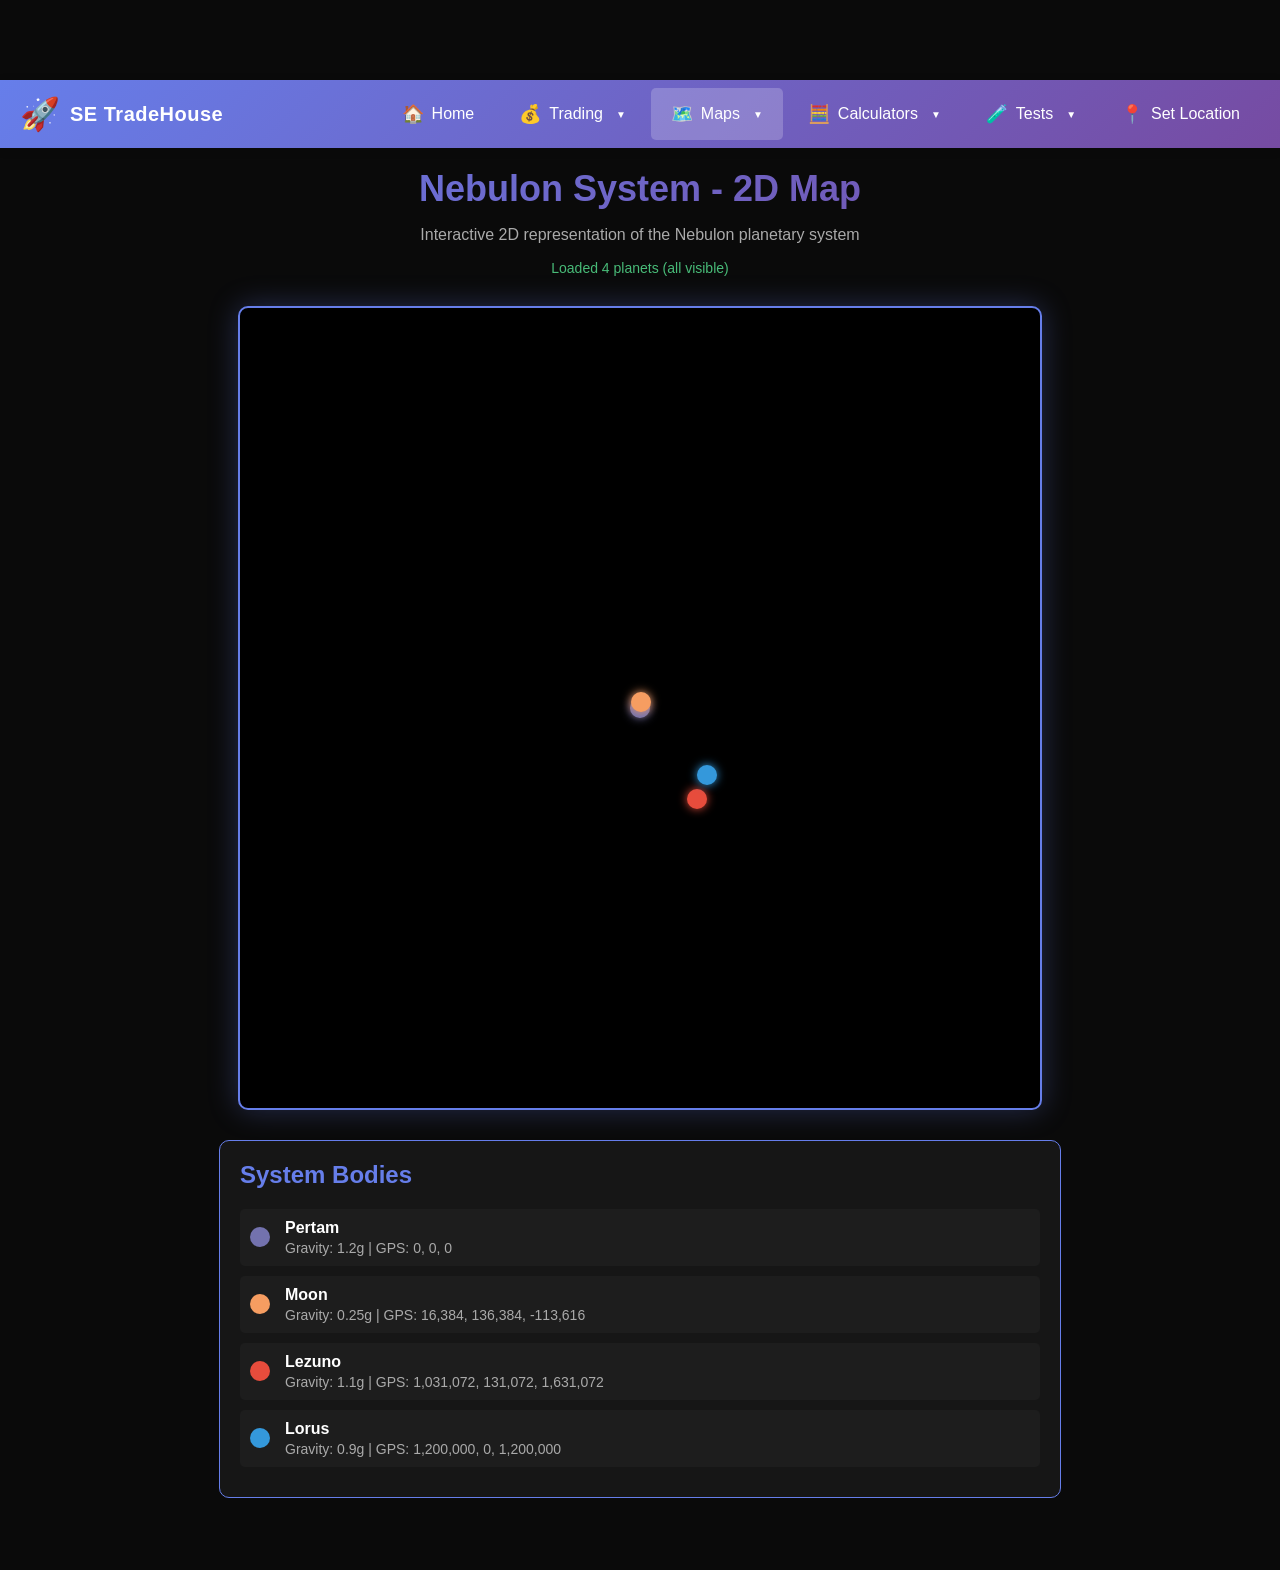
<file: maps/system-2d.html>
<!DOCTYPE html>
<html lang="en">
<head>
  <meta charset="UTF-8">
  <meta name="viewport" content="width=device-width, initial-scale=1.0">
  <title>2D System Map - SE TradeHouse</title>
  <link rel="stylesheet" href="../nav.css">
  <link rel="stylesheet" href="../gpsManager.css">
  <style>
    body {
      margin: 0;
      padding: 0;
      padding-top: 80px; /* Space for navigation bar */
      font-family: 'Segoe UI', Tahoma, Geneva, Verdana, sans-serif;
      background: #0a0a0a;
      color: white;
    }

    .container {
      max-width: 1400px;
      margin: 0 auto;
      padding: 20px;
    }

    .header {
      text-align: center;
      margin-bottom: 30px;
    }

    .header h1 {
      font-size: 36px;
      margin: 0 0 10px 0;
      background: linear-gradient(135deg, #667eea 0%, #764ba2 100%);
      -webkit-background-clip: text;
      -webkit-text-fill-color: transparent;
    }

    .header p {
      color: #aaa;
      font-size: 16px;
    }

    .solary {
      width: 800px;
      height: 800px;
      position: relative;
      margin: 0 auto;
      background-color: #000000;
      padding: 0;
      transform: scale(1);
      border: 2px solid #667eea;
      border-radius: 10px;
      box-shadow: 0 0 30px rgba(102, 126, 234, 0.3);
    }

    /* Central star/planet (Earth equivalent) */
    .earth {
      left: 391px;
      top: 391px;
      height: 18px;
      width: 18px;
      background-color: rgb(115, 114, 174);
      border-radius: 50%;
      position: absolute;
      margin: 0;
      box-shadow: 0 0 10px rgb(115, 114, 174);
      cursor: pointer;
      transition: transform 0.3s ease;
    }

    .earth:hover {
      transform: scale(1.3);
      box-shadow: 0 0 20px rgb(115, 114, 174);
    }

    /* Inner planet */
    .venus {
      left: 309px;
      top: 389px;
      height: 22px;
      width: 22px;
      background-color: rgb(246, 157, 97);
      border-radius: 50%;
      position: absolute;
      transform-origin: 91px 11px;
      animation: rotate 38.4s infinite linear;
      cursor: pointer;
      box-shadow: 0 0 10px rgb(246, 157, 97);
      transition: transform 0.3s ease;
    }

    .venus:hover {
      transform: scale(1.3);
      box-shadow: 0 0 20px rgb(246, 157, 97);
    }

    .venusOrbit {
      left: 320px;
      top: 320px;
      height: 160px;
      width: 160px;
      background-color: transparent;
      border-radius: 50%;
      border-style: dashed;
      border-color: rgba(246, 157, 97, 0.3);
      position: absolute;
      border-width: 1px;
      margin: 0;
      padding: 0;
    }

    /* Star (Sun) */
    .sun {
      left: 10px;
      top: 380px;
      height: 90px;
      width: 90px;
      background-color: rgb(248, 107, 35);
      border-radius: 50%;
      box-shadow: 0 0 30px rgb(248, 107, 35), 0 0 60px rgb(248, 107, 35);
      position: absolute;
      margin: 0;
      transform-origin: 390px 10px;
      animation: rotate 512s infinite linear;
      cursor: pointer;
      transition: transform 0.3s ease;
    }

    .sun:hover {
      transform: scale(1.1) rotate(var(--current-rotation, 0deg));
      box-shadow: 0 0 40px rgb(248, 107, 35), 0 0 80px rgb(248, 107, 35);
    }

    .sunOrbit {
      left: 50px;
      bottom: 75px;
      height: 670px;
      width: 700px;
      background-color: transparent;
      border-radius: 50%;
      border-style: dashed;
      border-color: rgba(248, 107, 35, 0.3);
      position: absolute;
      border-width: 1px;
      margin: 0;
      padding: 0;
    }

    /* Outer planet */
    .mars {
      left: 222.5px;
      top: 392.5px;
      height: 15px;
      width: 15px;
      background-color: rgb(140, 119, 63);
      border-radius: 50%;
      position: absolute;
      transform-origin: 177.5px 7.5px;
      animation: rotate 117.5s infinite linear;
      cursor: pointer;
      box-shadow: 0 0 10px rgb(140, 119, 63);
      transition: transform 0.3s ease;
    }

    .mars:hover {
      transform: scale(1.3);
      box-shadow: 0 0 20px rgb(140, 119, 63);
    }

    .marsOrbit {
      left: 230px;
      top: 230px;
      height: 340px;
      width: 340px;
      background-color: transparent;
      border-radius: 50%;
      border-style: dashed;
      border-color: rgba(140, 119, 63, 0.3);
      position: absolute;
      border-width: 1px;
      margin: 0;
      padding: 0;
    }

    @keyframes rotate {
      100% {
        transform: rotate(-360deg);
      }
    }

    /* User location marker */
    .user-location {
      position: absolute;
      width: 16px;
      height: 16px;
      background: linear-gradient(135deg, #48bb78 0%, #38a169 100%);
      border: 3px solid white;
      border-radius: 50%;
      box-shadow: 0 0 15px #48bb78, 0 0 30px rgba(72, 187, 120, 0.5);
      cursor: pointer;
      transition: all 0.3s ease;
      z-index: 100;
      animation: pulse 2s infinite;
    }

    .user-location:hover {
      transform: scale(1.5);
      box-shadow: 0 0 25px #48bb78, 0 0 50px rgba(72, 187, 120, 0.7);
    }

    .user-location::after {
      content: '';
      position: absolute;
      top: 50%;
      left: 50%;
      transform: translate(-50%, -50%);
      width: 6px;
      height: 6px;
      background: white;
      border-radius: 50%;
    }

    @keyframes pulse {
      0%, 100% {
        box-shadow: 0 0 15px #48bb78, 0 0 30px rgba(72, 187, 120, 0.5);
      }
      50% {
        box-shadow: 0 0 25px #48bb78, 0 0 50px rgba(72, 187, 120, 0.8);
      }
    }

    .legend {
      max-width: 800px;
      margin: 30px auto;
      padding: 20px;
      background: rgba(255, 255, 255, 0.05);
      border-radius: 10px;
      border: 1px solid #667eea;
    }

    .legend h2 {
      margin-top: 0;
      color: #667eea;
    }

    .legend-item {
      display: flex;
      align-items: center;
      gap: 15px;
      margin: 10px 0;
      padding: 10px;
      background: rgba(255, 255, 255, 0.03);
      border-radius: 5px;
    }

    .legend-dot {
      width: 20px;
      height: 20px;
      border-radius: 50%;
      flex-shrink: 0;
    }

    .legend-text {
      flex: 1;
    }

    .legend-name {
      font-weight: bold;
      font-size: 16px;
    }

    .legend-desc {
      font-size: 14px;
      color: #aaa;
      margin-top: 3px;
    }

    /* Tooltip */
    .tooltip {
      position: absolute;
      background: rgba(0, 0, 0, 0.9);
      color: white;
      padding: 10px 15px;
      border-radius: 5px;
      border: 1px solid #667eea;
      pointer-events: none;
      opacity: 0;
      transition: opacity 0.3s ease;
      z-index: 1000;
      font-size: 14px;
    }

    .tooltip.show {
      opacity: 1;
    }
  </style>
</head>
<body>
  <div class="container">
    <div class="header">
      <h1>Nebulon System - 2D Map</h1>
      <p>Interactive 2D representation of the Nebulon planetary system</p>
      <p id="planet-count" style="color: #667eea; font-size: 14px; margin-top: 10px;">Loading planets...</p>
    </div>

    <div class="solary">
      <!-- Planets will be dynamically loaded from server data -->
    </div>

    <div class="legend">
      <h2>System Bodies</h2>
      <!-- Legend items will be dynamically populated -->
    </div>
  </div>

  <div class="tooltip" id="tooltip"></div>

  <script src="../config.js"></script>
  <script src="../planetDataLoader.js"></script>
  <script src="../gpsManager.js"></script>
  <script src="../nav.js"></script>
  <script>
    // Map configuration
    const devisor = 18000;
    const mapCenter = { x: 400, y: 400 }; // Center of the 800x800 map
    const mapScale = 400 / devisor; // Map units per game unit

    // Convert GPS coordinates to 2D map position
    function gpsToMapPosition(gps) {
      // Calculate scaled position relative to center
      const x = mapCenter.x + (gps.x / devisor);
      const z = mapCenter.y + (gps.z / devisor);

      return { x, y: z }; // Using z as y for 2D top-down view
    }

    // Add or update user location marker
    function updateUserMarker() {
      const userGPS = window.gpsManager.getGPS();
      const solary = document.querySelector('.solary');
      let marker = document.getElementById('user-marker');

      // Remove existing marker if no GPS
      if (!userGPS) {
        if (marker) marker.remove();
        return;
      }

      // Calculate position
      const pos = gpsToMapPosition(userGPS);

      // Check if marker is within map bounds
      if (pos.x < 0 || pos.x > 800 || pos.y < 0 || pos.y > 800) {
        if (marker) marker.remove();
        return;
      }

      // Create or update marker
      if (!marker) {
        marker = document.createElement('div');
        marker.id = 'user-marker';
        marker.className = 'user-location';
        marker.setAttribute('data-planet', userGPS.name);
        solary.appendChild(marker);

        // Add tooltip and click functionality
        marker.addEventListener('mouseenter', () => {
          tooltip.textContent = userGPS.name + ' (You)';
          tooltip.classList.add('show');
        });

        marker.addEventListener('mousemove', (e) => {
          tooltip.style.left = e.pageX + 15 + 'px';
          tooltip.style.top = e.pageY + 15 + 'px';
        });

        marker.addEventListener('mouseleave', () => {
          tooltip.classList.remove('show');
        });

        marker.addEventListener('click', () => {
          const coords = `X: ${userGPS.x.toLocaleString()}\nY: ${userGPS.y.toLocaleString()}\nZ: ${userGPS.z.toLocaleString()}`;
          alert(`Your Location: ${userGPS.name}\n\n${coords}`);
        });
      }

      // Update position
      marker.style.left = (pos.x - 8) + 'px'; // -8 to center the 16px marker
      marker.style.top = (pos.y - 8) + 'px';
    }

    // Listen for GPS updates
    window.addEventListener('gpsUpdated', updateUserMarker);
    window.addEventListener('gpsCleared', updateUserMarker);

    // Render planets from server data
    async function renderPlanets() {
      const solary = document.querySelector('.solary');
      const legend = document.querySelector('.legend');

      // Load planet data
      if (window.planetDataLoader) {
        await window.planetDataLoader.loadPlanetData();

        if (window.planetDataLoader.isLoaded()) {
          const planets = window.planetDataLoader.getPlanets();
          const colors = ['#7372ae', '#f69d61', '#e74c3c', '#3498db', '#9b59b6', '#1abc9c', '#f39c12', '#e67e22', '#16a085', '#c0392b', '#8e44ad', '#2980b9'];

          let visibleCount = 0;
          let offMapCount = 0;

          // Clear legend (keep heading)
          const heading = legend.querySelector('h2');
          legend.innerHTML = '';
          legend.appendChild(heading);

          planets.forEach((planet, index) => {
            const pos = gpsToMapPosition(planet);
            const color = colors[index % colors.length];
            const isInBounds = pos.x >= 0 && pos.x <= 800 && pos.y >= 0 && pos.y <= 800;

            // Only create planet marker if it's within bounds
            if (isInBounds) {
              visibleCount++;
              const planetDiv = document.createElement('div');
              planetDiv.className = 'planet-marker';
              planetDiv.setAttribute('data-planet', planet.name);
              planetDiv.setAttribute('data-gps', JSON.stringify({x: planet.x, y: planet.y, z: planet.z}));
              planetDiv.style.cssText = `
                position: absolute;
                left: ${pos.x - 10}px;
                top: ${pos.y - 10}px;
                width: 20px;
                height: 20px;
                background-color: ${color};
                border-radius: 50%;
                box-shadow: 0 0 10px ${color};
                cursor: pointer;
                transition: transform 0.3s ease;
                z-index: 10;
              `;

              planetDiv.addEventListener('mouseenter', () => {
                planetDiv.style.transform = 'scale(1.3)';
                planetDiv.style.boxShadow = `0 0 20px ${color}`;
              });

              planetDiv.addEventListener('mouseleave', () => {
                planetDiv.style.transform = 'scale(1)';
                planetDiv.style.boxShadow = `0 0 10px ${color}`;
              });

              solary.appendChild(planetDiv);
            } else {
              offMapCount++;
            }

            // Always add to legend, mark if off-map
            const legendItem = document.createElement('div');
            legendItem.className = 'legend-item';
            legendItem.innerHTML = `
              <div class="legend-dot" style="background-color: ${color};"></div>
              <div class="legend-text">
                <div class="legend-name">${planet.name}${!isInBounds ? ' (Off Map)' : ''}</div>
                <div class="legend-desc">Gravity: ${planet.gravity}g | GPS: ${planet.x.toLocaleString()}, ${planet.y.toLocaleString()}, ${planet.z.toLocaleString()}</div>
              </div>
            `;
            legend.appendChild(legendItem);
          });

          // Re-attach tooltip handlers to all planets (including dynamically created ones)
          attachPlanetTooltips();

          // Update planet count
          const planetCountEl = document.getElementById('planet-count');
          if (planetCountEl) {
            if (offMapCount > 0) {
              planetCountEl.textContent = `Loaded ${planets.length} planets (${visibleCount} visible, ${offMapCount} off-map). Note: Some planets are outside the current map scale.`;
              planetCountEl.style.color = '#f39c12';
            } else {
              planetCountEl.textContent = `Loaded ${planets.length} planets (all visible)`;
              planetCountEl.style.color = '#48bb78';
            }
          }
        } else {
          const planetCountEl = document.getElementById('planet-count');
          if (planetCountEl) {
            planetCountEl.textContent = 'Failed to load planet data';
            planetCountEl.style.color = '#e74c3c';
          }
        }
      } else {
        const planetCountEl = document.getElementById('planet-count');
        if (planetCountEl) {
          planetCountEl.textContent = 'Planet data loader not available';
          planetCountEl.style.color = '#e74c3c';
        }
      }
    }

    // Attach tooltip handlers to all planet markers
    function attachPlanetTooltips() {
      const tooltip = document.getElementById('tooltip');
      const planets = document.querySelectorAll('[data-planet]');

      planets.forEach(planet => {
        // Remove old listeners by cloning
        const newPlanet = planet.cloneNode(true);
        planet.parentNode.replaceChild(newPlanet, planet);

        newPlanet.addEventListener('mouseenter', () => {
          const name = newPlanet.dataset.planet;
          tooltip.textContent = name;
          tooltip.classList.add('show');
        });

        newPlanet.addEventListener('mousemove', (e) => {
          tooltip.style.left = e.pageX + 15 + 'px';
          tooltip.style.top = e.pageY + 15 + 'px';
        });

        newPlanet.addEventListener('mouseleave', () => {
          tooltip.classList.remove('show');
        });

        newPlanet.addEventListener('click', () => {
          const name = newPlanet.dataset.planet;
          const gpsData = newPlanet.dataset.gps;
          if (gpsData) {
            const coords = JSON.parse(gpsData);
            alert(`${name}\n\nGPS Coordinates:\nX: ${coords.x.toLocaleString()}\nY: ${coords.y.toLocaleString()}\nZ: ${coords.z.toLocaleString()}`);
          } else {
            alert(`You clicked on: ${name}\n\nIn a full implementation, this would show detailed information about the planet/body.`);
          }
        });
      });
    }

    // Initial update
    document.addEventListener('DOMContentLoaded', async () => {
      await renderPlanets();
      setTimeout(updateUserMarker, 100);
    });
  </script>
</body>
</html>
</file>
<file: nav.css>
/* Shared Navigation Styles */
.main-nav {
  background: linear-gradient(135deg, #667eea 0%, #764ba2 100%);
  box-shadow: 0 2px 10px rgba(0, 0, 0, 0.1);
  position: sticky;
  top: 0;
  z-index: 1000;
}

.nav-container {
  max-width: 1400px;
  margin: 0 auto;
  display: flex;
  align-items: center;
  justify-content: space-between;
  padding: 0 20px;
}

.nav-brand a {
  display: flex;
  align-items: center;
  gap: 10px;
  text-decoration: none;
  color: white;
  font-size: 24px;
  font-weight: bold;
  padding: 15px 0;
}

.brand-icon {
  font-size: 32px;
}

.brand-text {
  font-size: 20px;
  letter-spacing: 0.5px;
}

.nav-links {
  display: flex;
  list-style: none;
  margin: 0;
  padding: 0;
  gap: 5px;
}

.nav-item {
  position: relative;
}

.nav-link {
  display: flex;
  align-items: center;
  gap: 8px;
  padding: 15px 20px;
  color: white;
  text-decoration: none;
  font-weight: 500;
  transition: all 0.3s ease;
  border-radius: 5px;
}

.nav-icon {
  font-size: 18px;
}

.nav-link:hover {
  background: rgba(255, 255, 255, 0.1);
}

.nav-item.active .nav-link {
  background: rgba(255, 255, 255, 0.2);
}

.dropdown-arrow {
  font-size: 10px;
  margin-left: 5px;
  transition: transform 0.3s ease;
}

.dropdown {
  position: relative;
}

.dropdown-menu {
  position: absolute;
  top: 100%;
  left: 0;
  background: white;
  box-shadow: 0 4px 12px rgba(0, 0, 0, 0.15);
  border-radius: 5px;
  list-style: none;
  margin: 0;
  padding: 10px 0;
  min-width: 200px;
  opacity: 0;
  visibility: hidden;
  transform: translateY(-10px);
  transition: all 0.3s ease;
}

.dropdown.show .dropdown-menu,
.dropdown:hover .dropdown-menu {
  opacity: 1;
  visibility: visible;
  transform: translateY(0);
}

.dropdown.show .dropdown-arrow {
  transform: rotate(180deg);
}

.dropdown-menu li {
  margin: 0;
}

.dropdown-menu a {
  display: block;
  padding: 10px 20px;
  color: #333;
  text-decoration: none;
  transition: all 0.2s ease;
}

.dropdown-menu a:hover {
  background: #f0f0f0;
  color: #667eea;
  padding-left: 25px;
}

.dropdown-menu a.active {
  background: #667eea;
  color: white;
  font-weight: 600;
}

/* Mobile Responsive */
@media (max-width: 768px) {
  .nav-container {
    flex-direction: column;
    align-items: stretch;
  }

  .nav-brand {
    text-align: center;
  }

  .nav-links {
    flex-direction: column;
    gap: 0;
  }

  .nav-item {
    width: 100%;
  }

  .nav-link {
    justify-content: space-between;
  }

  .dropdown-menu {
    position: static;
    opacity: 1;
    visibility: visible;
    transform: none;
    box-shadow: none;
    background: rgba(255, 255, 255, 0.05);
    margin: 0 10px;
    max-height: 0;
    overflow: hidden;
    transition: max-height 0.3s ease, padding 0.3s ease;
    padding: 0;
  }

  .dropdown.show .dropdown-menu {
    max-height: 500px;
    padding: 10px 0;
  }

  .dropdown-menu a {
    color: white;
    padding-left: 40px;
  }

  .dropdown-menu a:hover {
    background: rgba(255, 255, 255, 0.1);
    padding-left: 45px;
  }

  .dropdown-menu a.active {
    background: rgba(255, 255, 255, 0.2);
  }
}
</file>
<file: gpsManager.css>
/* GPS Manager Styles */

/* Modal */
.gps-modal {
  position: fixed;
  top: 0;
  left: 0;
  width: 100%;
  height: 100%;
  z-index: 10000;
  opacity: 0;
  transition: opacity 0.3s ease;
}

.gps-modal.show {
  opacity: 1;
}

.gps-modal.closing {
  opacity: 0;
}

.gps-modal-overlay {
  position: absolute;
  top: 0;
  left: 0;
  width: 100%;
  height: 100%;
  background: rgba(0, 0, 0, 0.7);
  backdrop-filter: blur(4px);
}

.gps-modal-content {
  position: absolute;
  top: 50%;
  left: 50%;
  transform: translate(-50%, -50%);
  background: white;
  border-radius: 15px;
  box-shadow: 0 20px 60px rgba(0, 0, 0, 0.3);
  max-width: 600px;
  width: 90%;
  max-height: 90vh;
  overflow-y: auto;
}

.gps-modal-header {
  display: flex;
  justify-content: space-between;
  align-items: center;
  padding: 20px 25px;
  border-bottom: 2px solid #e2e8f0;
  background: linear-gradient(135deg, #667eea 0%, #764ba2 100%);
  color: white;
  border-radius: 15px 15px 0 0;
}

.gps-modal-header h2 {
  margin: 0;
  font-size: 24px;
}

.gps-modal-close {
  background: none;
  border: none;
  font-size: 32px;
  color: white;
  cursor: pointer;
  padding: 0;
  width: 40px;
  height: 40px;
  display: flex;
  align-items: center;
  justify-content: center;
  border-radius: 50%;
  transition: all 0.3s ease;
}

.gps-modal-close:hover {
  background: rgba(255, 255, 255, 0.2);
  transform: rotate(90deg);
}

.gps-modal-body {
  padding: 25px;
}

.gps-help-text {
  color: #718096;
  font-size: 14px;
  line-height: 1.6;
  margin-bottom: 20px;
  padding: 15px;
  background: #f7fafc;
  border-left: 4px solid #667eea;
  border-radius: 5px;
}

.gps-form-group {
  margin-bottom: 20px;
}

.gps-form-group label {
  display: block;
  margin-bottom: 8px;
  font-weight: 600;
  color: #2d3748;
  font-size: 14px;
}

.gps-form-group input {
  width: 100%;
  padding: 12px 15px;
  border: 2px solid #e2e8f0;
  border-radius: 8px;
  font-size: 14px;
  font-family: 'Courier New', monospace;
  transition: all 0.3s ease;
}

.gps-form-group input:focus {
  outline: none;
  border-color: #667eea;
  box-shadow: 0 0 0 3px rgba(102, 126, 234, 0.1);
}

.gps-form-group small {
  display: block;
  margin-top: 5px;
  color: #a0aec0;
  font-size: 12px;
}

.gps-current {
  margin: 20px 0;
  padding: 15px;
  background: #f0fff4;
  border: 2px solid #48bb78;
  border-radius: 8px;
}

.gps-current h3 {
  margin: 0 0 15px 0;
  color: #22543d;
  font-size: 16px;
}

.gps-info {
  display: grid;
  gap: 10px;
}

.gps-info-row {
  display: flex;
  justify-content: space-between;
  padding: 8px 12px;
  background: white;
  border-radius: 5px;
}

.gps-label {
  color: #718096;
  font-weight: 500;
}

.gps-value {
  color: #2d3748;
  font-weight: 700;
  font-family: 'Courier New', monospace;
}

.gps-modal-actions {
  display: flex;
  gap: 10px;
  margin-top: 25px;
}

.gps-modal-actions .btn {
  flex: 1;
  padding: 12px 20px;
  border: none;
  border-radius: 8px;
  font-size: 14px;
  font-weight: 600;
  cursor: pointer;
  transition: all 0.3s ease;
}

.gps-modal-actions .btn-primary {
  background: linear-gradient(135deg, #667eea 0%, #764ba2 100%);
  color: white;
}

.gps-modal-actions .btn-primary:hover {
  transform: translateY(-2px);
  box-shadow: 0 4px 12px rgba(102, 126, 234, 0.4);
}

.gps-modal-actions .btn-secondary {
  background: #e2e8f0;
  color: #2d3748;
}

.gps-modal-actions .btn-secondary:hover {
  background: #cbd5e0;
}

.gps-error {
  margin-top: 15px;
  padding: 12px 15px;
  background: #fff5f5;
  border: 2px solid #fc8181;
  border-radius: 8px;
  color: #c53030;
  font-size: 14px;
}

.gps-error.hidden {
  display: none;
}

/* Notification */
.gps-notification {
  position: fixed;
  top: 80px;
  right: -400px;
  background: white;
  padding: 15px 20px;
  border-radius: 8px;
  box-shadow: 0 4px 12px rgba(0, 0, 0, 0.15);
  z-index: 10001;
  transition: right 0.3s ease;
  min-width: 300px;
  border-left: 4px solid #667eea;
}

.gps-notification.show {
  right: 20px;
}

.gps-notification-success {
  border-left-color: #48bb78;
  background: #f0fff4;
  color: #22543d;
}

.gps-notification-info {
  border-left-color: #4299e1;
  background: #ebf8ff;
  color: #2c5282;
}

.gps-notification-error {
  border-left-color: #f56565;
  background: #fff5f5;
  color: #c53030;
}

/* GPS Nav Button Highlight */
.gps-nav-item .nav-link {
  position: relative;
}

.gps-nav-item .nav-link::after {
  content: '';
  position: absolute;
  top: 50%;
  right: 10px;
  transform: translateY(-50%);
  width: 8px;
  height: 8px;
  background: #48bb78;
  border-radius: 50%;
  opacity: 0;
  transition: opacity 0.3s ease;
}

.gps-nav-item.has-gps .nav-link::after {
  opacity: 1;
}

/* Mobile Responsive */
@media (max-width: 768px) {
  .gps-modal-content {
    width: 95%;
    max-height: 95vh;
  }

  .gps-modal-header h2 {
    font-size: 20px;
  }

  .gps-modal-actions {
    flex-direction: column;
  }

  .gps-notification {
    min-width: auto;
    left: 20px;
    right: 20px;
    top: 70px;
  }

  .gps-notification.show {
    right: 20px;
  }
}
</file>
<file: styles.css>
/* SE TradeHouse Standalone - Styles */

:root {
  --primary-color: #3b82f6;
  --primary-hover: #2563eb;
  --success-color: #10b981;
  --danger-color: #ef4444;
  --warning-color: #f59e0b;
  --bg-color: #f9fafb;
  --card-bg: #ffffff;
  --text-primary: #111827;
  --text-secondary: #6b7280;
  --border-color: #e5e7eb;
  --shadow: 0 1px 3px rgba(0, 0, 0, 0.1);
  --shadow-md: 0 4px 6px rgba(0, 0, 0, 0.1);
  --shadow-lg: 0 10px 15px rgba(0, 0, 0, 0.1);
}

* {
  margin: 0;
  padding: 0;
  box-sizing: border-box;
}

body {
  font-family: -apple-system, BlinkMacSystemFont, 'Segoe UI', Roboto, Oxygen, Ubuntu, Cantarell, sans-serif;
  background-color: var(--bg-color);
  color: var(--text-primary);
  line-height: 1.6;
}

.container {
  max-width: 1400px;
  margin: 0 auto;
  padding: 20px;
}

/* Header */
.header {
  background: linear-gradient(135deg, #667eea 0%, #764ba2 100%);
  color: white;
  padding: 30px;
  border-radius: 12px;
  margin-bottom: 30px;
  box-shadow: var(--shadow-lg);
}

.header h1 {
  font-size: 2.5rem;
  margin-bottom: 5px;
}

.header .subtitle {
  font-size: 1.1rem;
  opacity: 0.9;
  margin-bottom: 15px;
}

.header-info {
  display: flex;
  justify-content: space-between;
  align-items: center;
  margin-top: 15px;
  font-size: 0.9rem;
}

/* Controls */
.controls {
  background: var(--card-bg);
  padding: 20px;
  border-radius: 12px;
  margin-bottom: 20px;
  box-shadow: var(--shadow);
  display: flex;
  flex-wrap: wrap;
  gap: 15px;
  align-items: center;
}

.control-group {
  display: flex;
  align-items: center;
  gap: 8px;
}

.control-group label {
  font-weight: 500;
  color: var(--text-secondary);
  white-space: nowrap;
}

.search-input {
  padding: 10px 15px;
  border: 2px solid var(--border-color);
  border-radius: 8px;
  font-size: 1rem;
  min-width: 300px;
  transition: border-color 0.3s;
}

.search-input:focus {
  outline: none;
  border-color: var(--primary-color);
}

.filter-select {
  padding: 10px 15px;
  border: 2px solid var(--border-color);
  border-radius: 8px;
  font-size: 1rem;
  background: white;
  cursor: pointer;
  transition: border-color 0.3s;
}

.filter-select:focus {
  outline: none;
  border-color: var(--primary-color);
}

/* Buttons */
.btn {
  padding: 10px 20px;
  border: none;
  border-radius: 8px;
  font-size: 1rem;
  font-weight: 500;
  cursor: pointer;
  transition: all 0.3s;
}

.btn-primary {
  background: var(--primary-color);
  color: white;
}

.btn-primary:hover {
  background: var(--primary-hover);
  transform: translateY(-2px);
  box-shadow: var(--shadow-md);
}

.btn-secondary {
  background: var(--text-secondary);
  color: white;
}

.btn-secondary:hover {
  background: var(--text-primary);
}

/* Statistics Panel */
.stats-panel {
  display: grid;
  grid-template-columns: repeat(auto-fit, minmax(200px, 1fr));
  gap: 15px;
  margin-bottom: 20px;
}

.stat-card {
  background: var(--card-bg);
  padding: 20px;
  border-radius: 12px;
  box-shadow: var(--shadow);
  text-align: center;
}

.stat-card h3 {
  font-size: 0.9rem;
  color: var(--text-secondary);
  text-transform: uppercase;
  margin-bottom: 10px;
  font-weight: 600;
}

.stat-value {
  font-size: 2rem;
  font-weight: bold;
  color: var(--primary-color);
}

/* Tabs */
.tabs {
  display: flex;
  gap: 10px;
  margin-bottom: 20px;
}

.tab-btn {
  padding: 12px 24px;
  background: var(--card-bg);
  border: 2px solid var(--border-color);
  border-radius: 8px;
  font-size: 1rem;
  font-weight: 500;
  cursor: pointer;
  transition: all 0.3s;
}

.tab-btn:hover {
  border-color: var(--primary-color);
}

.tab-btn.active {
  background: var(--primary-color);
  color: white;
  border-color: var(--primary-color);
}

/* View Containers */
.view-container {
  display: none;
}

.view-container.active {
  display: block;
}

/* Store Cards */
.stores-container,
.items-container {
  display: grid;
  gap: 20px;
}

.store-card,
.item-card {
  background: var(--card-bg);
  border-radius: 12px;
  box-shadow: var(--shadow);
  overflow: hidden;
  transition: box-shadow 0.3s;
}

.store-card:hover,
.item-card:hover {
  box-shadow: var(--shadow-lg);
}

.store-header,
.item-header {
  background: linear-gradient(135deg, #667eea 0%, #764ba2 100%);
  color: white;
  padding: 20px;
}

.store-header h2,
.item-header h2 {
  font-size: 1.5rem;
  margin-bottom: 8px;
}

.store-meta {
  display: flex;
  gap: 20px;
  font-size: 0.9rem;
  opacity: 0.9;
}

.item-header {
  display: flex;
  justify-content: space-between;
  align-items: center;
}

/* Transactions List */
.transactions-list {
  padding: 15px;
  display: grid;
  gap: 15px;
}

/* Transaction Cards */
.transaction-card {
  background: var(--bg-color);
  border: 2px solid var(--border-color);
  border-radius: 8px;
  padding: 15px;
  transition: all 0.3s;
}

.transaction-card.profitable {
  border-color: var(--success-color);
  background: rgba(16, 185, 129, 0.05);
}

.transaction-card:hover {
  box-shadow: var(--shadow-md);
  transform: translateY(-2px);
}

.transaction-header {
  display: flex;
  align-items: center;
  gap: 10px;
  margin-bottom: 12px;
}

.transaction-type {
  padding: 4px 12px;
  border-radius: 6px;
  font-size: 0.8rem;
  font-weight: 600;
  text-transform: uppercase;
}

.transaction-type.order,
.transaction-type.buy {
  background: var(--success-color);
  color: white;
}

.transaction-type.offer,
.transaction-type.sell {
  background: var(--primary-color);
  color: white;
}

.good-name {
  font-weight: 600;
  font-size: 1.1rem;
  flex-grow: 1;
}

.good-type-badge {
  padding: 4px 10px;
  border-radius: 6px;
  font-size: 0.8rem;
  font-weight: 500;
  background: var(--text-secondary);
  color: white;
}

.good-type-badge.ore { background: #92400e; }
.good-type-badge.ingot { background: #1e40af; }
.good-type-badge.component { background: #7c2d12; }
.good-type-badge.tool { background: #065f46; }
.good-type-badge.ammo { background: #991b1b; }
.good-type-badge.bottle { background: #5b21b6; }

.transaction-body {
  display: grid;
  gap: 12px;
}

.transaction-info {
  display: grid;
  gap: 8px;
}

.info-row {
  display: flex;
  justify-content: space-between;
  align-items: center;
  padding: 8px 12px;
  background: white;
  border-radius: 6px;
}

.info-row .label {
  font-weight: 500;
  color: var(--text-secondary);
}

.info-row .value {
  font-weight: 600;
}

.info-row.gps-row {
  cursor: pointer;
}

.info-row.gps-row .gps-value {
  font-family: 'Courier New', monospace;
  font-size: 0.85rem;
  word-break: break-all;
}

.info-row.gps-row:hover {
  background: var(--bg-color);
}

.station-type,
.gps-name {
  padding: 4px 8px;
  background: rgba(255, 255, 255, 0.2);
  border-radius: 4px;
  font-size: 0.9rem;
}

/* Profit Info */
.profit-info {
  background: white;
  border-radius: 8px;
  padding: 15px;
  border-left: 4px solid var(--success-color);
}

.profit-amount {
  font-size: 1.3rem;
  font-weight: bold;
  margin-bottom: 10px;
}

.profit-amount.profitable {
  color: var(--success-color);
}

.profit-details {
  display: grid;
  gap: 5px;
  font-size: 0.9rem;
  color: var(--text-secondary);
}

/* Loading State */
.loading {
  text-align: center;
  padding: 60px 20px;
}

.spinner {
  border: 4px solid var(--border-color);
  border-top: 4px solid var(--primary-color);
  border-radius: 50%;
  width: 50px;
  height: 50px;
  animation: spin 1s linear infinite;
  margin: 0 auto 20px;
}

@keyframes spin {
  0% { transform: rotate(0deg); }
  100% { transform: rotate(360deg); }
}

/* Error State */
.error {
  text-align: center;
  padding: 40px 20px;
  background: var(--card-bg);
  border-radius: 12px;
  box-shadow: var(--shadow);
}

.error p {
  color: var(--danger-color);
  font-size: 1.1rem;
  margin-bottom: 20px;
}

/* No Results */
.no-results {
  text-align: center;
  padding: 60px 20px;
  background: var(--card-bg);
  border-radius: 12px;
  box-shadow: var(--shadow);
}

.no-results p {
  font-size: 1.2rem;
  color: var(--text-secondary);
}

/* Hidden Utility */
.hidden {
  display: none !important;
}

/* Responsive Design */
@media (max-width: 768px) {
  .header h1 {
    font-size: 1.8rem;
  }

  .header-info {
    flex-direction: column;
    align-items: flex-start;
    gap: 10px;
  }

  .controls {
    flex-direction: column;
    align-items: stretch;
  }

  .control-group {
    flex-direction: column;
    align-items: stretch;
  }

  .search-input {
    min-width: 100%;
  }

  .store-meta {
    flex-direction: column;
    gap: 5px;
  }

  .stats-panel {
    grid-template-columns: repeat(2, 1fr);
  }

  .stat-value {
    font-size: 1.5rem;
  }

  .transaction-header {
    flex-wrap: wrap;
  }
}

@media (max-width: 480px) {
  .container {
    padding: 10px;
  }

  .header {
    padding: 20px;
  }

  .header h1 {
    font-size: 1.5rem;
  }

  .stats-panel {
    grid-template-columns: 1fr;
  }

  .tabs {
    flex-direction: column;
  }
}

/* User Distance Styling */
.user-distance-row {
  background: linear-gradient(135deg, #d4fc79 0%, #96e6a1 100%);
  border-left: 3px solid #48bb78;
  padding: 8px 12px !important;
  margin: 5px -12px;
  border-radius: 5px;
}

.user-distance-row .label {
  color: #22543d;
  font-weight: 600;
}

.user-distance-row .user-distance {
  color: #22543d;
  font-weight: 700;
  font-size: 14px;
}

/* Print Styles */
@media print {
  .header-info,
  .controls,
  .tabs,
  .btn {
    display: none;
  }

  .store-card,
  .item-card {
    page-break-inside: avoid;
  }
}
</file>
